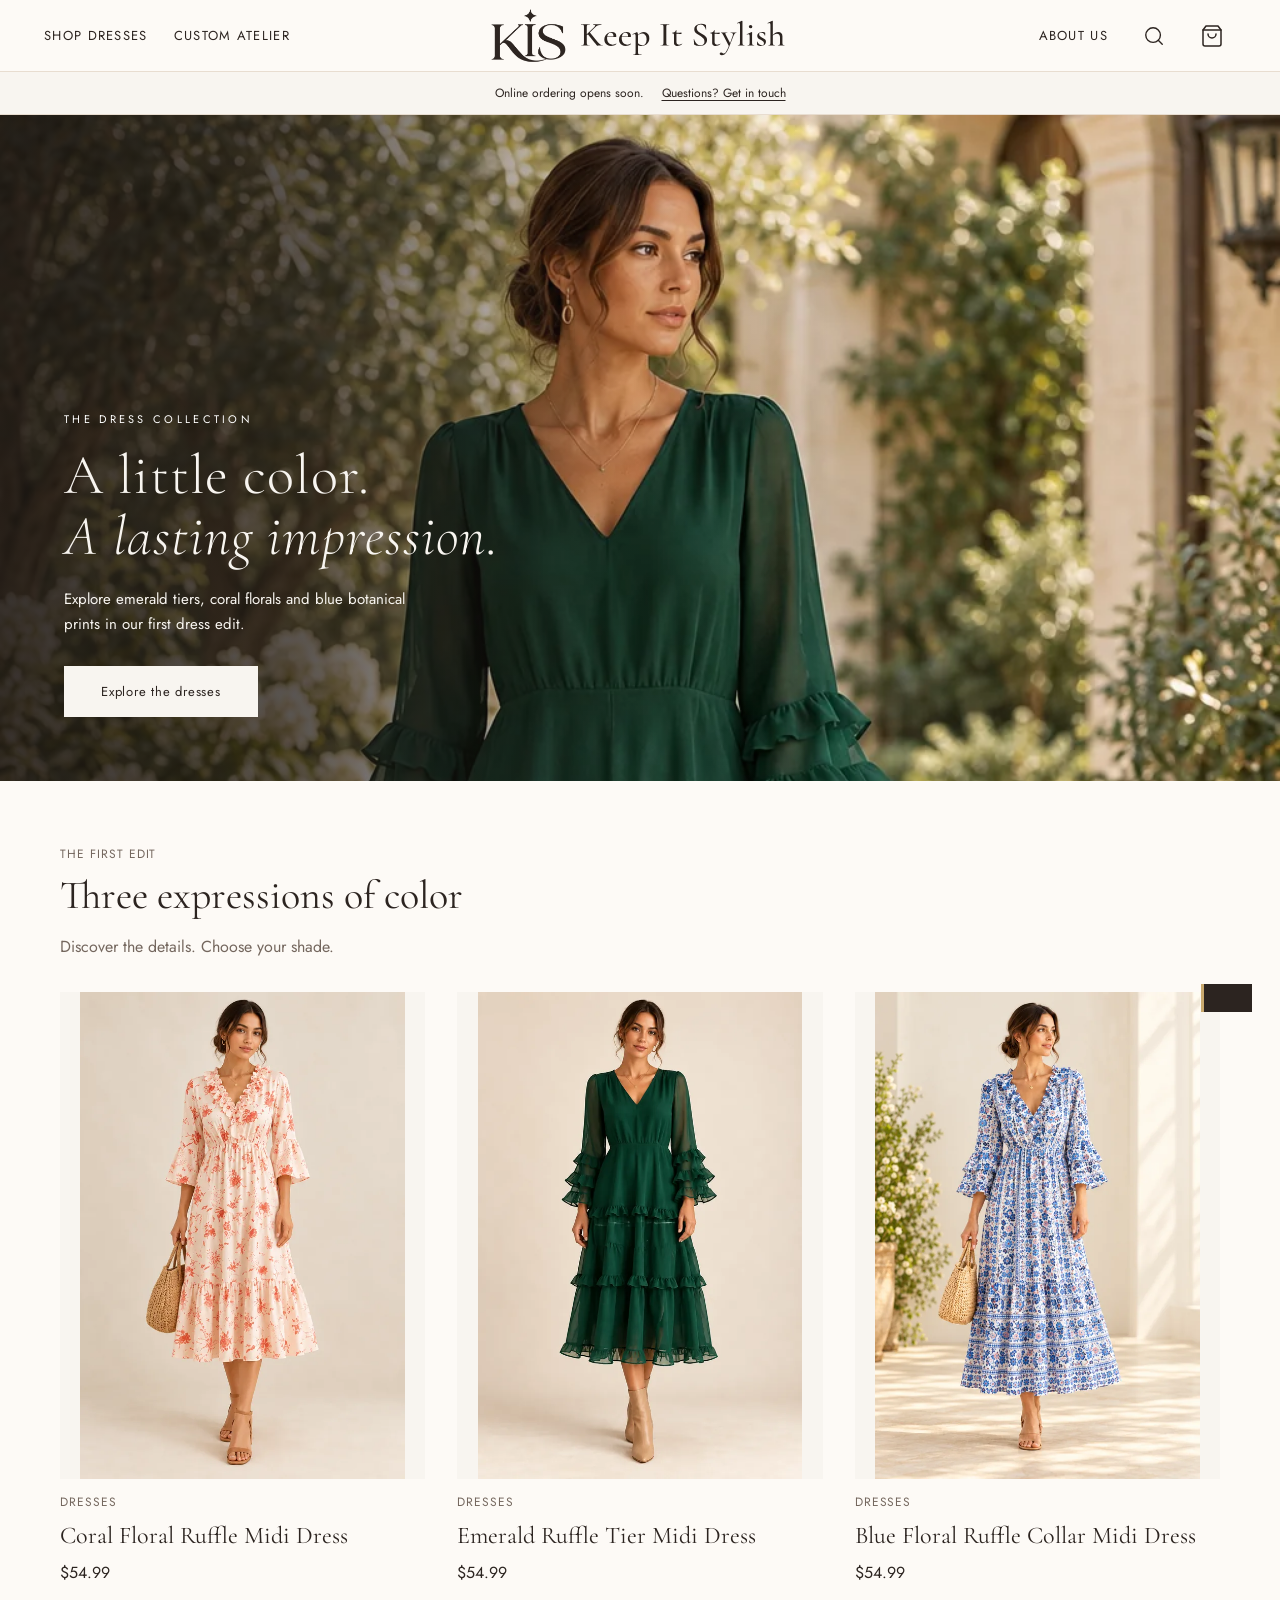
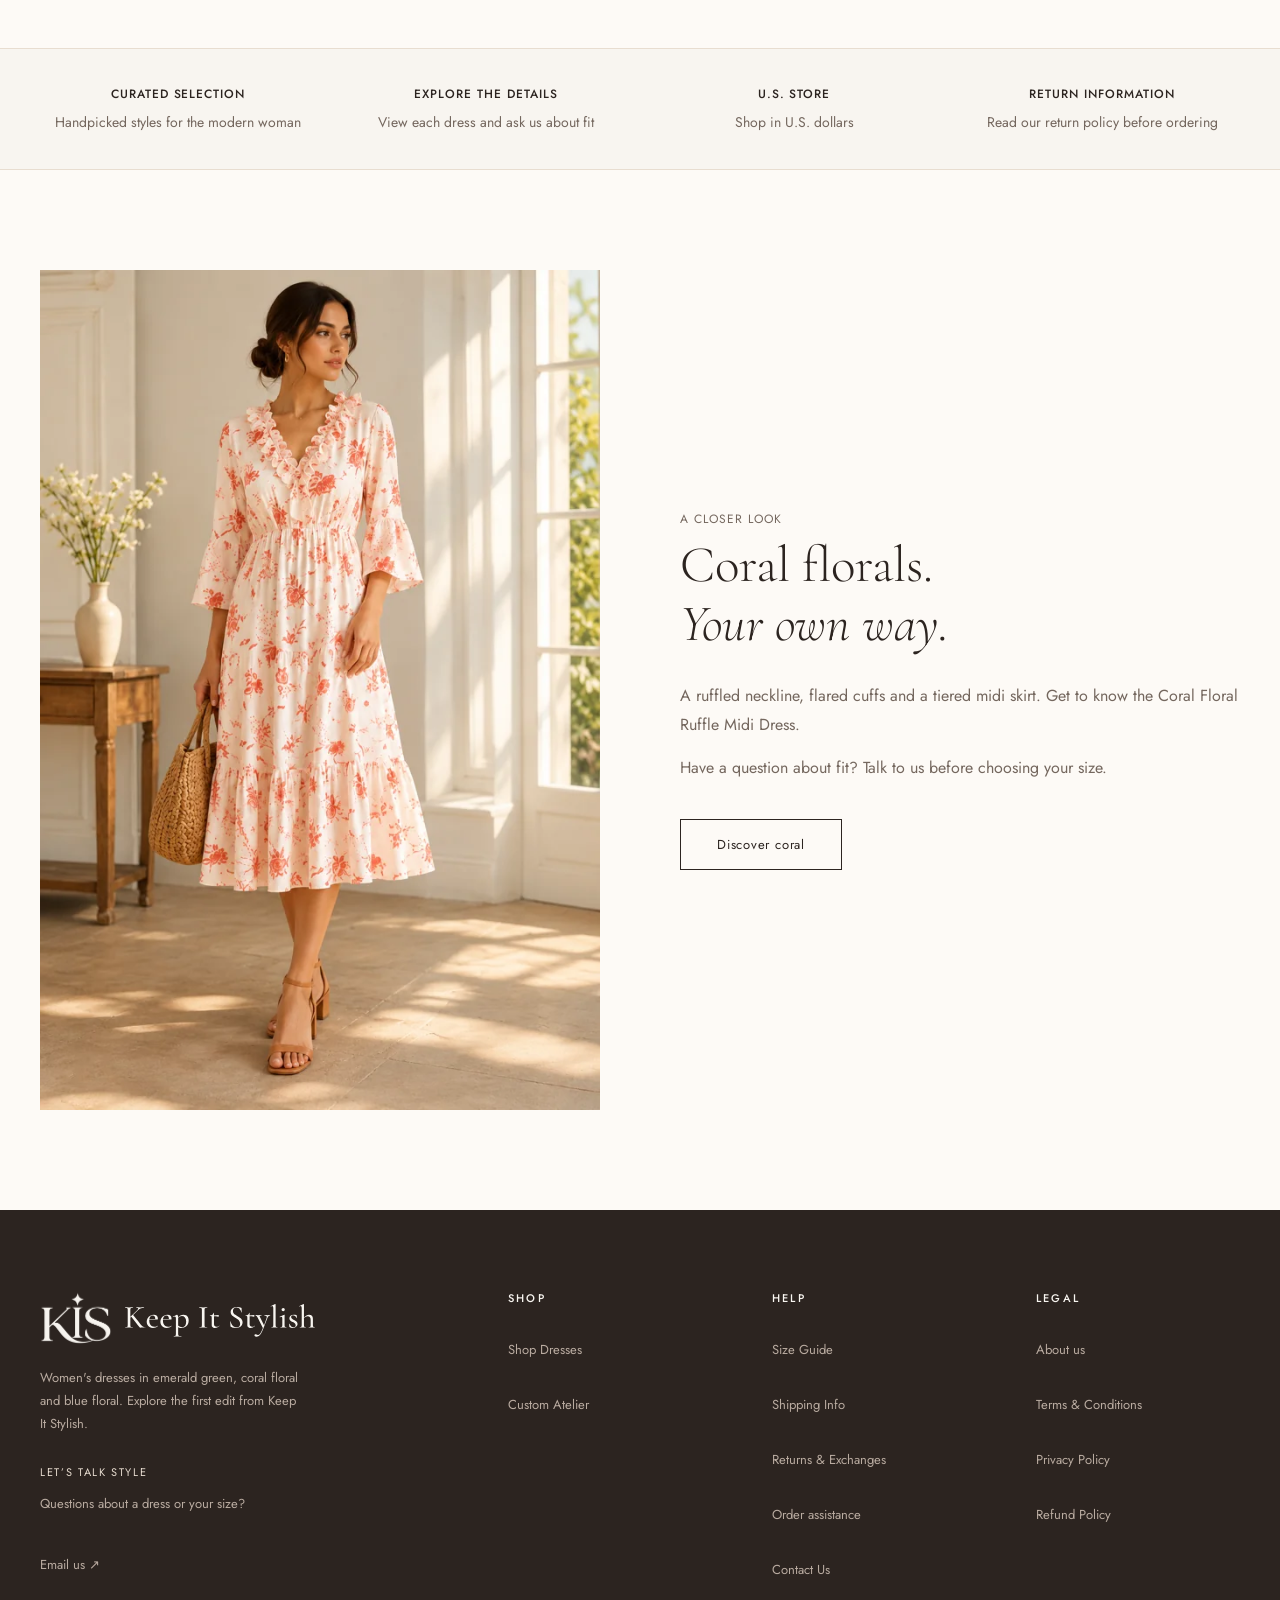
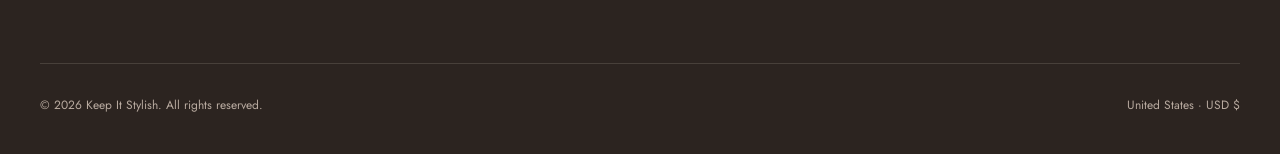
<file: index.html>
<!DOCTYPE html>
<html lang="en-US">
<head>
<meta charset="UTF-8"/>
<meta name="viewport" content="width=device-width, initial-scale=1.0"/>
<title>Keep It Stylish | U.S. Store</title>
<meta name="description" content="Preview emerald, coral floral and blue floral midi dresses from Keep It Stylish. Explore the details and Manju’s story. Online ordering opens soon."/>
<meta property="og:type" content="website"/>
<meta property="og:site_name" content="Keep It Stylish"/>
<meta property="og:title" content="Keep It Stylish — The First Dress Edit"/>
<meta property="og:description" content="Explore emerald tiers, coral florals and blue botanical prints. Online ordering opens soon."/>
<meta property="og:url" content="https://sahilkaila21.github.io/keepitstylish/"/>
<meta property="og:image" content="https://sahilkaila21.github.io/keepitstylish/assets/products/emerald-studio-model-1280.webp"/>
<meta property="og:image:alt" content="Emerald Ruffle Tier Midi Dress on a model"/>
<meta name="twitter:card" content="summary_large_image"/>
<meta name="referrer" content="strict-origin-when-cross-origin"/>
<link rel="preconnect" href="https://fonts.googleapis.com"/>
<link rel="preconnect" href="https://fonts.gstatic.com" crossorigin/>
<link href="https://fonts.googleapis.com/css2?family=Cormorant+Garamond:ital,wght@0,300;0,400;0,500;1,300;1,400&family=Jost:wght@300;400;500&display=swap" rel="stylesheet"/>
<link rel="icon" href="assets/brand/favicon.ico" sizes="any"/>
<link rel="icon" type="image/svg+xml" href="assets/brand/favicon.svg?v=original-2"/>
<link rel="icon" type="image/png" sizes="32x32" href="assets/brand/favicon-32.png"/>
<link rel="apple-touch-icon" sizes="180x180" href="assets/brand/apple-touch-icon.png"/>
<style>
*{box-sizing:border-box;margin:0;padding:0}
:root{
  --ivory:#F8F5F0;--warm:#FDFAF6;--sand:#E8DDD0;--blush:#D4A89A;
  --rose:#8B4A5A;--charcoal:#2C2420;--stone:#9B8F85;--gold:#C9A96E;--espresso:#4A3028;
}
html{scroll-behavior:smooth}
body{background:var(--warm);color:var(--charcoal);font-family:'Jost',sans-serif;font-weight:300;-webkit-font-smoothing:antialiased}
.page{display:none}.page.active{display:block;animation:fadeIn .35s ease}
@keyframes fadeIn{from{opacity:0;transform:translateY(8px)}to{opacity:1;transform:translateY(0)}}


/* ── NAVBAR ── */
nav{position:sticky;top:0;z-index:100;background:rgba(253,250,246,.97);backdrop-filter:blur(12px);border-bottom:1px solid var(--sand);height:72px;display:flex;align-items:center;padding:0 40px}
.nav-left{display:flex;gap:18px}
.nav-logo{position:absolute;left:50%;transform:translateX(-50%);text-align:center;cursor:pointer;text-decoration:none}
.nav-logo-main{font-family:'Cormorant Garamond',serif;font-size:32px;letter-spacing:.1em;color:var(--charcoal);line-height:1}
.nav-logo-sub{font-size:9px;letter-spacing:.3em;color:var(--stone);text-transform:uppercase;margin-top:4px;font-family:'Jost',sans-serif}
.kis-wordmark{display:block;width:64px;height:auto;max-width:none;flex-shrink:0}
.nav-right{margin-left:auto;display:flex;gap:20px;align-items:center}
.nav-link{font-size:11px;letter-spacing:.18em;text-transform:uppercase;color:var(--charcoal);cursor:pointer;font-family:'Jost',sans-serif;background:none;border:none;transition:color .2s;padding:4px}
.nav-link:hover{color:var(--stone)}
.cart-btn{position:relative;background:none;border:none;cursor:pointer;color:var(--charcoal);font-size:22px;display:flex;align-items:center;padding:4px}
.cart-badge{position:absolute;top:-4px;right:-8px;background:var(--rose);color:#fff;font-size:9px;width:18px;height:18px;border-radius:50%;display:flex;align-items:center;justify-content:center;font-family:'Jost',sans-serif;font-weight:500}
.hamburger{display:none;background:none;border:none;cursor:pointer;color:var(--charcoal);font-size:20px;padding:0;width:40px;height:40px;align-items:center;justify-content:center;flex-shrink:0}
.nav-icon-btn{display:flex;align-items:center;justify-content:center;padding:0!important}
.logo-option:hover{border-color:var(--charcoal)!important;background:var(--ivory)!important}
.logo-option.selected{border-color:var(--charcoal)!important;outline:2px solid var(--charcoal);background:var(--ivory)!important}

/* ── SEARCH OVERLAY ── */
.search-overlay{position:fixed;inset:0;z-index:200;background:rgba(253,250,246,.97);backdrop-filter:blur(8px);display:flex;align-items:flex-start;justify-content:center;padding-top:120px;animation:fadeIn .2s ease}
.search-inner{width:100%;max-width:600px;padding:0 32px}
.search-input-el{width:100%;background:transparent;border:none;border-bottom:2px solid var(--charcoal);font-family:'Cormorant Garamond',serif;font-size:36px;color:var(--charcoal);outline:none;padding:8px 0;letter-spacing:.02em}
.search-input-el::placeholder{color:var(--stone)}
.search-close{position:fixed;top:32px;right:32px;background:none;border:none;cursor:pointer;color:var(--charcoal);font-size:24px}

/* ── MOBILE MENU ── */
.mobile-menu{position:fixed;inset:0;z-index:99;background:var(--warm);display:flex;flex-direction:column;align-items:center;justify-content:center;gap:36px}
.mobile-menu-close{position:absolute;top:24px;right:24px;background:none;border:none;cursor:pointer;color:var(--charcoal);font-size:24px}
.mobile-nav-link{font-family:'Cormorant Garamond',serif;font-size:30px;color:var(--charcoal);cursor:pointer;letter-spacing:.04em;background:none;border:none}

/* ── BUTTONS ── */
.btn{display:inline-block;font-family:'Jost',sans-serif;font-size:11px;letter-spacing:.15em;text-transform:uppercase;padding:15px 36px;cursor:pointer;border:1px solid var(--charcoal);transition:all .3s}
.btn-dark{background:var(--charcoal);color:var(--ivory)}.btn-dark:hover{background:transparent;color:var(--charcoal)}
.btn-light{background:transparent;color:var(--charcoal)}.btn-light:hover{background:var(--charcoal);color:var(--ivory)}
.btn-ivory{background:var(--ivory);color:var(--charcoal);border-color:var(--ivory)}.btn-ivory:hover{background:transparent;color:var(--ivory)}
.btn-outline-light{background:transparent;color:var(--ivory);border:1px solid rgba(253,250,246,.5)}.btn-outline-light:hover{background:var(--ivory);color:var(--charcoal)}
.btn-full{width:100%;text-align:center;padding:18px}

/* ── HERO ── */
.hero{position:relative;height:calc(100vh - 72px);min-height:560px;max-height:900px;overflow:hidden;display:flex;align-items:flex-end}
.hero img{width:100%;height:100%;object-fit:cover;object-position:center top;position:absolute;inset:0}
.hero-overlay{position:absolute;inset:0;background:linear-gradient(to top,rgba(44,36,32,.75) 0%,rgba(44,36,32,.1) 50%,transparent 100%)}
.hero-content{position:relative;z-index:2;padding:0 80px 80px;max-width:680px}
.hero-label{font-size:11px;letter-spacing:.3em;text-transform:uppercase;color:rgba(253,250,246,.7);margin-bottom:18px;font-family:'Jost',sans-serif}
.hero-title{font-family:'Cormorant Garamond',serif;font-size:clamp(44px,6vw,78px);font-weight:300;color:var(--ivory);line-height:1.1;margin-bottom:32px;letter-spacing:.02em}
.hero-btns{display:flex;gap:14px;flex-wrap:wrap}

/* ── SECTIONS ── */
.section{max-width:1400px;margin:0 auto;padding:0 40px}
.section-label{font-size:10px;letter-spacing:.25em;text-transform:uppercase;color:var(--stone);margin-bottom:8px;font-family:'Jost',sans-serif}
.section-title{font-family:'Cormorant Garamond',serif;font-size:40px;font-weight:400;color:var(--charcoal)}
.section-header{display:flex;justify-content:space-between;align-items:flex-end;margin-bottom:48px}
.view-all{font-size:11px;letter-spacing:.15em;text-transform:uppercase;color:var(--charcoal);cursor:pointer;border-bottom:1px solid var(--charcoal);padding-bottom:2px;background:none;border-top:none;border-left:none;border-right:none;font-family:'Jost',sans-serif}

/* ── PRODUCT GRID ── */
.product-grid{display:grid;grid-template-columns:repeat(auto-fill,minmax(260px,1fr));gap:40px 28px}
.product-card{cursor:pointer}.product-card:hover{opacity:.93}
.product-img-wrap{position:relative;aspect-ratio:3/4;overflow:hidden;background:var(--ivory);margin-bottom:14px}
.product-img-wrap img{width:100%;height:100%;object-fit:cover;transition:transform .6s ease}
.product-card:hover .product-img-wrap img{transform:scale(1.04)}
.product-overlay{position:absolute;bottom:0;left:0;right:0;background:rgba(44,36,32,.85);color:var(--ivory);text-align:center;padding:12px;font-size:11px;letter-spacing:.2em;text-transform:uppercase;font-family:'Jost',sans-serif;transform:translateY(100%);transition:transform .28s ease}
.product-card:hover .product-overlay{transform:translateY(0)}
.badge{display:inline-block;font-size:10px;font-weight:500;letter-spacing:.15em;text-transform:uppercase;padding:3px 9px}
.badge-new{background:var(--charcoal);color:var(--ivory)}
.badge-best{background:var(--rose);color:#fff}
.badge-sale{background:var(--gold);color:var(--charcoal)}
.product-cat{font-size:10px;letter-spacing:.2em;text-transform:uppercase;color:var(--stone);margin-bottom:6px;font-family:'Jost',sans-serif}
.product-name{font-family:'Cormorant Garamond',serif;font-size:20px;font-weight:400;color:var(--charcoal);margin-bottom:8px}
.product-price-main{font-size:14px;color:var(--charcoal);font-family:'Jost',sans-serif}
.product-price-orig{font-size:13px;color:var(--stone);text-decoration:line-through;margin-left:8px;font-family:'Jost',sans-serif}

/* ── CATEGORY TILES ── */
.cat-grid{display:grid;grid-template-columns:1fr 1fr;gap:24px}
.cat-tile{position:relative;aspect-ratio:4/3;overflow:hidden;cursor:pointer}
.cat-tile img{width:100%;height:100%;object-fit:cover;transition:transform .6s ease}
.cat-tile:hover img{transform:scale(1.04)}
.cat-overlay{position:absolute;inset:0;background:linear-gradient(to top,rgba(44,36,32,.65) 0%,transparent 60%)}
.cat-info{position:absolute;bottom:40px;left:40px}
.cat-sub{font-size:10px;letter-spacing:.25em;text-transform:uppercase;color:rgba(253,250,246,.7);margin-bottom:8px;font-family:'Jost',sans-serif}
.cat-name{font-family:'Cormorant Garamond',serif;font-size:34px;font-weight:400;color:var(--ivory);letter-spacing:.04em}

/* ── MARQUEE ── */
.marquee-bar{background:var(--charcoal);padding:22px 0;overflow:hidden;white-space:nowrap}
.marquee-inner{display:inline-block;animation:marquee 22s linear infinite;font-size:11px;letter-spacing:.2em;text-transform:uppercase;color:var(--sand);font-family:'Jost',sans-serif}
@keyframes marquee{from{transform:translateX(0)}to{transform:translateX(-50%)}}

/* ── PROMISE STRIP ── */
.promise-strip{background:var(--ivory);border-top:1px solid var(--sand);border-bottom:1px solid var(--sand);padding:60px 40px}
.promise-grid{max-width:1200px;margin:0 auto;display:grid;grid-template-columns:repeat(4,1fr);gap:32px;text-align:center}
.promise-icon{font-family:'Cormorant Garamond',serif;font-size:28px;color:var(--gold);margin-bottom:14px}
.promise-title{font-size:11px;letter-spacing:.15em;text-transform:uppercase;color:var(--charcoal);margin-bottom:8px;font-weight:500;font-family:'Jost',sans-serif}
.promise-text{font-size:13px;color:var(--stone);line-height:1.6;font-family:'Jost',sans-serif}

/* ── EDITORIAL ── */
.editorial{max-width:1400px;margin:100px auto;padding:0 40px;display:grid;grid-template-columns:1fr 1fr;gap:80px;align-items:center}
.editorial img{display:block;width:100%;height:auto;aspect-ratio:2/3;object-fit:contain}
.editorial-title{font-family:'Cormorant Garamond',serif;font-size:clamp(34px,4vw,54px);font-weight:300;color:var(--charcoal);line-height:1.15;margin-bottom:28px}
.editorial-text{font-size:14px;line-height:1.9;color:var(--stone);margin-bottom:14px;font-family:'Jost',sans-serif}

/* ── DIVIDER ── */
.divider{height:1px;background:var(--sand);margin:24px 0}

/* ── FOOTER ── */
footer{background:var(--charcoal);color:var(--sand);padding:80px 40px 40px;margin-top:120px}
.footer-grid{max-width:1400px;margin:0 auto;display:grid;grid-template-columns:2fr 1fr 1fr 1fr;gap:60px;padding-bottom:60px;border-bottom:1px solid rgba(232,221,208,.15)}
.footer-brand{font-family:'Cormorant Garamond',serif;font-size:26px;color:var(--ivory);letter-spacing:.08em;margin-bottom:14px}
.footer-desc{font-size:13px;line-height:1.8;color:var(--stone);max-width:260px;margin-bottom:28px;font-family:'Jost',sans-serif}
.footer-col-title{font-size:11px;letter-spacing:.2em;text-transform:uppercase;color:var(--ivory);margin-bottom:22px;font-weight:500;font-family:'Jost',sans-serif}
.footer-link{display:block;font-size:13px;color:var(--stone);margin-bottom:11px;cursor:pointer;transition:color .2s;background:none;border:none;font-family:'Jost',sans-serif;text-align:left}.footer-link:hover{color:var(--ivory)}
.footer-bottom{max-width:1400px;margin:32px auto 0;display:flex;justify-content:space-between;font-size:12px;color:var(--stone);font-family:'Jost',sans-serif}
.newsletter-row{display:flex}
.newsletter-input{flex:1;background:rgba(255,255,255,.07);border:1px solid rgba(232,221,208,.2);border-right:none;color:var(--ivory);font-family:'Jost',sans-serif;font-size:12px;padding:11px 14px;outline:none}
.newsletter-btn{background:var(--gold);border:1px solid var(--gold);color:var(--charcoal);font-family:'Jost',sans-serif;font-size:10px;letter-spacing:.15em;text-transform:uppercase;padding:11px 16px;cursor:pointer;font-weight:500}

/* ── COLLECTIONS ── */
.collections-header{text-align:center;margin-bottom:56px;padding-top:60px}
.cat-tabs{display:flex;justify-content:center;border-bottom:1px solid var(--sand);margin-bottom:44px}
.cat-tab{font-family:'Jost',sans-serif;font-size:11px;letter-spacing:.18em;text-transform:uppercase;background:none;border:none;border-bottom:2px solid transparent;padding:12px 28px;cursor:pointer;color:var(--stone);margin-bottom:-1px;transition:all .2s}
.cat-tab.active{border-bottom-color:var(--charcoal);color:var(--charcoal)}
.controls-row{display:flex;justify-content:space-between;align-items:center;margin-bottom:36px;flex-wrap:wrap;gap:12px}
.filter-btn{display:flex;align-items:center;gap:8px;font-family:'Jost',sans-serif;font-size:11px;letter-spacing:.15em;text-transform:uppercase;background:none;border:1px solid var(--sand);padding:10px 18px;cursor:pointer;color:var(--charcoal)}
.sort-select{font-family:'Jost',sans-serif;font-size:11px;background:none;border:1px solid var(--sand);padding:10px 14px;cursor:pointer;color:var(--charcoal);outline:none}

/* ── PRODUCT DETAIL ── */
.product-detail-grid{max-width:1400px;margin:0 auto;padding:40px 40px 100px;display:grid;grid-template-columns:1fr 1fr;gap:80px}
.gallery-main{aspect-ratio:3/4;overflow:hidden;background:var(--ivory);margin-bottom:14px;position:relative}
.gallery-main img{width:100%;height:100%;object-fit:cover}
.gallery-thumbs{display:flex;gap:12px}
.gallery-thumb{width:80px;height:100px;object-fit:cover;cursor:pointer;border:2px solid transparent;transition:border-color .2s}
.gallery-thumb.active{border-color:var(--charcoal)}
.size-grid{display:flex;gap:10px;flex-wrap:wrap;margin-top:14px}
.size-btn{width:52px;height:52px;font-family:'Jost',sans-serif;font-size:12px;background:transparent;color:var(--charcoal);border:1px solid var(--charcoal);cursor:pointer;transition:all .2s}
.size-btn.sel{background:var(--charcoal);color:var(--ivory)}
.swatch{width:34px;height:34px;border-radius:50%;cursor:pointer;border:3px solid transparent;outline:1px solid var(--sand);transition:border-color .2s}
.swatch.sel{border-color:var(--charcoal)}
.add-to-cart-btn{width:100%;padding:20px;background:var(--charcoal);color:var(--ivory);font-family:'Jost',sans-serif;font-size:11px;letter-spacing:.2em;text-transform:uppercase;border:none;cursor:pointer;margin-top:28px;margin-bottom:20px;transition:background .3s;display:flex;align-items:center;justify-content:center;gap:10px}
.add-to-cart-btn.added{background:var(--rose)}
.shipping-note{margin-top:28px;padding:20px;background:var(--ivory);border:1px solid var(--sand);font-size:12px;color:var(--stone);line-height:1.8;font-family:'Jost',sans-serif}

/* ── CART ── */
.cart-layout{display:grid;grid-template-columns:1fr 360px;gap:80px;align-items:start}
.cart-item-row{display:grid;grid-template-columns:100px 1fr auto;gap:22px;padding:26px 0;border-bottom:1px solid var(--sand);align-items:center}
.cart-item-img{width:100px;height:132px;object-fit:cover;background:var(--ivory)}
.qty-control{display:flex;align-items:center;border:1px solid var(--sand);width:fit-content}
.qty-btn{width:36px;height:36px;display:flex;align-items:center;justify-content:center;background:none;border:none;cursor:pointer;color:var(--charcoal);font-size:18px}
.qty-num{width:40px;text-align:center;font-size:14px;font-family:'Jost',sans-serif}
.remove-btn{background:none;border:none;cursor:pointer;color:var(--stone);font-size:16px;display:block;margin-left:auto}
.order-summary-box{background:var(--ivory);border:1px solid var(--sand);padding:40px;position:sticky;top:90px}

/* Coupon */
.coupon-row{display:flex;margin-bottom:8px}
.coupon-input{flex:1;border:1px solid var(--sand);border-right:none;background:#fff;font-family:'Jost',sans-serif;font-size:12px;padding:11px 14px;outline:none;letter-spacing:.06em;text-transform:uppercase}
.coupon-input.error{border-color:var(--rose)}
.coupon-apply{background:var(--sand);border:1px solid var(--sand);color:var(--charcoal);font-family:'Jost',sans-serif;font-size:10px;letter-spacing:.15em;text-transform:uppercase;padding:11px 14px;cursor:pointer}
.coupon-success{background:#f0fff0;border:1px solid #b2dfb2;padding:11px 14px;display:flex;justify-content:space-between;align-items:center;margin-bottom:8px;font-size:12px;color:green;font-family:'Jost',sans-serif}
.coupon-remove{background:none;border:none;cursor:pointer;color:var(--stone);font-size:16px}

/* ── CHECKOUT ── */
.checkout-layout{display:grid;grid-template-columns:1fr 360px;gap:80px;align-items:start}
.steps-row{display:flex;align-items:center;margin-bottom:52px}
.step-dot{width:32px;height:32px;border-radius:50%;display:flex;align-items:center;justify-content:center;font-size:12px;font-family:'Jost',sans-serif;background:var(--sand);color:var(--stone);flex-shrink:0}
.step-dot.done{background:var(--charcoal);color:var(--ivory)}
.step-text{font-size:11px;letter-spacing:.15em;text-transform:uppercase;font-family:'Jost',sans-serif;color:var(--stone);margin-left:10px}
.step-text.done{color:var(--charcoal)}
.step-line{width:60px;height:1px;background:var(--sand);margin:0 16px}

/* Form fields */
.field-label{font-size:10px;letter-spacing:.18em;text-transform:uppercase;color:var(--stone);display:block;margin-bottom:8px;font-family:'Jost',sans-serif}
.field-input{width:100%;border:none;border-bottom:1px solid var(--sand);background:transparent;font-family:'Jost',sans-serif;font-weight:300;font-size:14px;padding:11px 0;color:var(--charcoal);outline:none;transition:border-color .3s;letter-spacing:.04em}
.field-input:focus{border-bottom-color:var(--charcoal)}
.field-input::placeholder{color:var(--stone);font-size:13px}
.field-input.err{border-bottom-color:var(--rose)}
.field-error-msg{font-size:11px;color:var(--rose);margin-top:6px;font-family:'Jost',sans-serif;display:none}
.field-error-msg.visible{display:block}
.field-select{width:100%;border:none;border-bottom:1px solid var(--sand);background:transparent;font-family:'Jost',sans-serif;font-weight:300;font-size:14px;padding:11px 0;color:var(--charcoal);outline:none;transition:border-color .3s;appearance:none;cursor:pointer;background-image:url("data:image/svg+xml,%3Csvg xmlns='http://www.w3.org/2000/svg' width='12' height='12' viewBox='0 0 24 24' fill='none' stroke='%239B8F85' stroke-width='2'%3E%3Cpolyline points='6 9 12 15 18 9'%3E%3C/polyline%3E%3C/svg%3E");background-repeat:no-repeat;background-position:right 4px center}
.field-select.err{border-bottom-color:var(--rose)}
.form-grid-2{display:grid;grid-template-columns:1fr 1fr;gap:24px;margin-bottom:22px}
.form-grid-3{display:grid;grid-template-columns:1fr 1fr 1fr;gap:24px;margin-bottom:22px}
.form-single{margin-bottom:22px}
.validation-banner{background:#fff5f5;border:1px solid var(--rose);padding:14px 18px;margin-bottom:22px;font-size:12px;color:var(--rose);font-family:'Jost',sans-serif;display:none}
.validation-banner.visible{display:block}
.shipping-summary{background:var(--ivory);border:1px solid var(--sand);padding:14px 18px;margin-bottom:28px;display:flex;justify-content:space-between;align-items:center}

/* Payment methods */
.payment-methods{display:grid;grid-template-columns:repeat(3,1fr);gap:12px;margin-bottom:36px}
.pay-method{border:1px solid var(--sand);padding:20px;text-align:center;cursor:pointer;background:var(--ivory);transition:border-color .2s}
.pay-method:hover,.pay-method.selected{border-color:var(--charcoal)}
.pay-icon{font-size:22px;margin-bottom:8px}
.pay-label{font-size:11px;color:var(--charcoal);font-family:'Jost',sans-serif;letter-spacing:.06em}

/* ── CONTENT PAGES ── */
.content-page{max-width:800px;margin:0 auto;padding:80px 40px 120px}
.content-page h1{font-family:'Cormorant Garamond',serif;font-size:52px;font-weight:400;color:var(--charcoal);margin-bottom:12px}
.content-page h2{font-family:'Cormorant Garamond',serif;font-size:26px;font-weight:400;color:var(--charcoal);margin-bottom:14px;margin-top:40px}
.content-page p{font-size:14px;color:var(--stone);line-height:1.9;font-family:'Jost',sans-serif;margin-bottom:8px}
.content-page ul{list-style:none;padding:0}
.content-page li{font-size:14px;color:var(--stone);line-height:1.8;padding-left:20px;position:relative;margin-bottom:8px;font-family:'Jost',sans-serif}
.content-page li::before{content:'—';position:absolute;left:0;color:var(--gold)}
.info-box{background:var(--ivory);border:1px solid var(--sand);padding:28px;margin-top:32px}
table{width:100%;border-collapse:collapse;margin-top:16px}
th{font-family:'Jost',sans-serif;font-size:10px;letter-spacing:.18em;text-transform:uppercase;color:var(--charcoal);padding:12px 16px;text-align:left;border-bottom:2px solid var(--sand);font-weight:500}
td{font-family:'Jost',sans-serif;font-size:13px;color:var(--stone);padding:14px 16px;border-bottom:1px solid var(--sand)}
tr:nth-child(even) td{background:var(--ivory)}

/* ── ACCOUNT ── */
.account-layout{display:grid;grid-template-columns:200px 1fr;gap:60px;max-width:1100px;margin:0 auto;padding:60px 40px 100px}
.account-nav-btn{width:100%;display:flex;align-items:center;gap:12px;padding:14px 16px;background:transparent;border:none;border-left:2px solid transparent;cursor:pointer;font-family:'Jost',sans-serif;font-size:11px;letter-spacing:.12em;text-transform:uppercase;color:var(--stone);text-align:left;margin-bottom:4px;transition:all .2s}
.account-nav-btn.active{background:var(--ivory);border-left-color:var(--charcoal);color:var(--charcoal)}
.order-card{border:1px solid var(--sand);padding:26px;margin-bottom:14px;background:var(--ivory)}
.order-status-badge{font-size:10px;letter-spacing:.15em;text-transform:uppercase;padding:4px 12px;border:1px solid;font-family:'Jost',sans-serif}
.status-delivered{color:#1D9E75;border-color:#1D9E75}
.status-shipped{color:var(--gold);border-color:var(--gold)}

/* ── MISC ── */
.back-link{display:inline-flex;align-items:center;gap:6px;font-size:11px;letter-spacing:.15em;text-transform:uppercase;color:var(--stone);cursor:pointer;margin-bottom:36px;background:none;border:none;font-family:'Jost',sans-serif;padding:0}
.back-link:hover{color:var(--charcoal)}
.toast{position:fixed;bottom:28px;right:28px;background:var(--charcoal);color:var(--ivory);padding:14px 24px;font-family:'Jost',sans-serif;font-size:13px;letter-spacing:.06em;z-index:9999;transform:translateY(140px);transition:transform .35s ease;border-left:3px solid var(--gold)}
.toast.show{transform:translateY(0)}
.empty-state{max-width:500px;margin:80px auto;text-align:center;padding:0 32px}
.success-box{background:#f0fff0;border:1px solid #b2dfb2;padding:32px;border-radius:0}
.login-page{max-width:440px;margin:80px auto;padding:0 40px 100px}

/* ══════════════════════════════════════════════
   RESPONSIVE — Tablet (≤1024px)
══════════════════════════════════════════════ */
@media(max-width:1024px){
  nav{padding:0 24px}
  .hero-content{padding:0 48px 64px}
  .section{padding:0 28px}
  .footer-grid{grid-template-columns:1fr 1fr;gap:40px}
  .editorial{gap:48px}
  .product-detail-grid{gap:48px}
}

/* ══════════════════════════════════════════════
   RESPONSIVE — Small Tablet / Large Phone (≤900px)
══════════════════════════════════════════════ */
@media(max-width:900px){
  /* Layouts */
  .cart-layout,.checkout-layout{grid-template-columns:1fr;gap:36px}
  .checkout-layout .order-summary-box,.cart-layout .order-summary-box{position:static;order:-1}
  .product-detail-grid{grid-template-columns:1fr;gap:32px;padding:24px 24px 60px}
  .account-layout{grid-template-columns:1fr;gap:0;padding:40px 24px 80px}
  .editorial{grid-template-columns:1fr;gap:40px;margin:60px auto;padding:0 24px}

  /* Grids */
  .form-grid-3{grid-template-columns:1fr 1fr}
  .promise-grid{grid-template-columns:1fr 1fr;gap:28px}
  .footer-grid{grid-template-columns:1fr 1fr;gap:36px}
  .payment-methods{grid-template-columns:repeat(3,1fr)}

  /* Account nav — horizontal strip on tablet */
  .account-nav-btn{border-left:none;border-bottom:2px solid transparent;padding:12px 14px;font-size:10px}
  .account-nav-btn.active{border-left-color:transparent;border-bottom-color:var(--charcoal)}
  #account-dash > div:first-child{display:flex;flex-direction:row;flex-wrap:wrap;gap:4px;border-bottom:1px solid var(--sand);margin-bottom:32px}

  /* Contact page grid */
  .contact-grid{grid-template-columns:1fr!important;gap:36px!important}

  /* Sections */
  .section{padding:0 24px}
  .section-header{margin-bottom:32px}
  footer{padding:60px 24px 32px;margin-top:80px}
  .promise-strip{padding:48px 24px}
  .content-page{padding:60px 24px 80px}
  /* Reduce large inline margins on home sections */
  .section[style*="margin-top:90px"]{margin-top:56px!important}
  .section[style*="margin-bottom:90px"]{margin-bottom:56px!important}
}

/* ══════════════════════════════════════════════
   RESPONSIVE — Mobile (≤640px)
══════════════════════════════════════════════ */
@media(max-width:640px){
  /* ── Nav ── */
  nav{padding:0 12px;height:60px}
  nav .nav-left{display:none}

  /* Hamburger — visible on left on mobile */
  .hamburger{display:flex!important}

  /* Logo — centered, compact on mobile */
  .nav-logo{gap:10px!important}
  .nav-logo > div:first-child{width:34px!important;height:34px!important}
  .nav-logo .kis-wordmark{width:45px}
  .nav-logo-main{font-size:16px!important;letter-spacing:.05em!important}
  .nav-logo-sub{font-size:7px!important;letter-spacing:.18em!important;margin-top:2px!important}

  /* Right-side icons — smaller, tight, no clutter */
  .nav-right{gap:0;margin-left:auto}
  .nav-right > button[onclick*="about"]{display:none}
  .nav-right .nav-link{padding:0;width:36px;height:36px}
  .nav-right .nav-link svg,.nav-icon-btn svg{width:20px!important;height:20px!important}
  .cart-btn{padding:0;width:36px;height:36px}
  .cart-btn svg{width:20px!important;height:20px!important}
  .cart-badge{top:-3px;right:-4px;width:15px;height:15px;font-size:8px}


  /* ── Hero ── */
  .hero{height:70vh;min-height:440px}
  .hero-content{padding:0 20px 44px;max-width:100%}
  .hero-title{font-size:clamp(34px,8vw,52px);margin-bottom:24px}
  .hero-label{font-size:10px;letter-spacing:.2em;margin-bottom:12px}
  .hero-btns{flex-direction:column;gap:10px}
  .hero-btns .btn{width:100%;text-align:center}

  /* ── Buttons ── */
  .btn{padding:14px 24px;font-size:11px}
  .btn-full{padding:16px}

  /* ── Sections ── */
  .section{padding:0 16px}
  .section-title{font-size:30px}
  .section-header{flex-direction:column;align-items:flex-start;gap:12px;margin-bottom:28px}
  .section[style*="margin-top:90px"]{margin-top:40px!important}
  .section[style*="margin-bottom:90px"]{margin-bottom:40px!important}

  /* ── Category tiles ── */
  .cat-grid{grid-template-columns:1fr;gap:16px}
  .cat-tile{aspect-ratio:16/9}
  .cat-info{bottom:20px;left:20px}
  .cat-name{font-size:26px}

  /* ── Product grid — 2 columns on phone ── */
  .product-grid{grid-template-columns:repeat(2,1fr);gap:20px 12px}
  .product-name{font-size:16px}
  .product-img-wrap{margin-bottom:10px}
  /* Overlay: always slightly visible on touch devices */
  .product-overlay{transform:translateY(0);opacity:0;transition:opacity .2s}
  .product-card:active .product-overlay{opacity:1}

  /* ── Collection page ── */
  .collections-header{padding-top:40px;margin-bottom:36px}
  .collections-header .section-title{font-size:36px}
  .cat-tabs{gap:0;overflow-x:auto;-webkit-overflow-scrolling:touch;justify-content:flex-start;padding-bottom:0;scrollbar-width:none}
  .cat-tabs::-webkit-scrollbar{display:none}
  .cat-tab{flex-shrink:0;padding:12px 18px;font-size:10px}
  .controls-row{flex-direction:row;flex-wrap:wrap;gap:10px;margin-bottom:24px}
  .filter-btn{font-size:10px;padding:9px 14px}
  .sort-select{font-size:10px;padding:9px 12px}

  /* ── Product detail ── */
  .product-detail-grid{padding:16px 16px 60px;gap:24px}
  .gallery-thumbs{gap:8px}
  .gallery-thumb{width:60px;height:76px}
  #detail-name{font-size:30px!important}
  #detail-price{font-size:22px!important}
  .size-btn{width:46px;height:46px;font-size:11px}
  .add-to-cart-btn{padding:16px;font-size:11px;margin-top:20px;margin-bottom:16px}
  .shipping-note{font-size:11px;padding:16px}
  /* back link area */
  [style*="padding:40px 40px 20px"]{padding:16px 16px 8px!important}

  /* ── Cart ── */
  .cart-layout{gap:28px}
  [style*="padding:60px 40px 100px"]{padding:32px 16px 60px!important}
  .cart-item-row{grid-template-columns:80px 1fr auto;gap:14px;padding:18px 0}
  .cart-item-img{width:80px;height:106px}
  .order-summary-box{padding:24px}
  #cart-title{font-size:32px!important}

  /* ── Checkout ── */
  .checkout-layout{gap:28px}
  .steps-row{margin-bottom:36px}
  .step-dot{width:28px;height:28px;font-size:11px}
  .step-text{font-size:10px;letter-spacing:.1em}
  .step-line{width:32px;margin:0 8px}
  .form-grid-2,.form-grid-3{grid-template-columns:1fr}
  .payment-methods{grid-template-columns:1fr;gap:10px}
  .pay-method{padding:14px;display:flex;align-items:center;gap:12px;text-align:left}
  .pay-icon{font-size:20px;margin-bottom:0}
  [style*="padding:60px 40px 100px"]{padding:28px 16px 60px!important}

  /* ── Promise strip ── */
  .promise-strip{padding:40px 16px}
  .promise-grid{grid-template-columns:1fr 1fr;gap:24px}
  .promise-icon{font-size:22px;margin-bottom:10px}
  .promise-title{font-size:10px}
  .promise-text{font-size:12px}

  /* ── Editorial ── */
  .editorial{margin:48px auto;padding:0 16px;gap:28px}
  .editorial-title{font-size:clamp(26px,6vw,40px);margin-bottom:20px}

  /* ── Marquee ── */
  .marquee-bar{padding:16px 0}

  /* ── Footer ── */
  footer{padding:48px 16px 28px;margin-top:60px}
  .footer-grid{grid-template-columns:1fr;gap:36px}
  .footer-brand{font-size:22px}
  .footer-desc{max-width:100%}
  .footer-bottom{flex-direction:column;gap:8px;text-align:center;font-size:11px}
  .newsletter-row{flex-direction:row}
  .newsletter-input{font-size:13px;padding:12px 14px}
  .newsletter-btn{font-size:10px;white-space:nowrap}

  /* ── Content pages ── */
  .content-page{padding:40px 16px 60px}
  .content-page h1{font-size:36px}
  .content-page h2{font-size:22px;margin-top:32px}
  table{font-size:12px}
  th,td{padding:10px 10px}
  .info-box{padding:20px}

  /* ── Account ── */
  .account-layout{padding:24px 16px 60px}
  .login-page{padding:0 16px 60px;margin:48px auto}
  .login-page .section-title{font-size:36px!important}
  #tab-profile .form-grid-2,.tab-orders .form-grid-2{grid-template-columns:1fr}

  /* ── Cart & Checkout pages inner padding ── */
  #page-cart > div,.page > .content-page{padding-left:16px!important;padding-right:16px!important}

  /* ── Toast ── */
  .toast{bottom:16px;right:16px;left:16px;font-size:12px;padding:12px 16px}

  /* ── Misc ── */
  .empty-state{padding:0 16px;margin:60px auto}
  .coupon-input{font-size:13px;padding:12px 12px}
  .coupon-apply{font-size:10px;padding:12px 12px}
  .back-link{margin-bottom:20px}
}

/* ══════════════════════════════════════════════
   RESPONSIVE — Extra small (≤380px) — e.g. SE
══════════════════════════════════════════════ */
@media(max-width:380px){
  .product-grid{grid-template-columns:repeat(2,1fr);gap:14px 8px}
  .product-name{font-size:14px}
  .hero{height:65vh;min-height:380px}
  .hero-title{font-size:28px}
  .cat-name{font-size:22px}
  .promise-grid{grid-template-columns:1fr}
  nav{height:56px}
  .footer-grid{gap:28px}
}

.gallery-main img{object-fit:contain}.gallery-thumbs{flex-wrap:wrap}button:disabled{opacity:.6;cursor:not-allowed}

@media(min-width:769px) and (max-width:1200px){.nav-left{gap:10px}.nav-link{font-size:9px;letter-spacing:.1em}.nav-logo-main{font-size:26px}}

.size-coming{width:78px;border-style:dashed;color:var(--stone)}.size-coming small{display:block;font-size:9px;line-height:1.4;margin-top:3px}.size-btn:focus-visible{outline:2px solid var(--gold);outline-offset:3px}

/* Outlined atelier signature: consistent lettering on every device. */
.brand-logo{display:block;width:300px;height:auto}
.nav-logo{display:flex;align-items:center;min-height:44px}
.nav-logo:focus-visible{outline:2px solid var(--rose);outline-offset:5px}
.footer-logo{display:block;width:280px;max-width:100%;height:auto;margin-bottom:20px}
@media(max-width:1100px){
  nav .nav-left{display:none}
  .hamburger{display:flex!important}
  .nav-right > button[onclick*="about"]{display:none}
}
@media(max-width:640px){
  .nav-logo{left:calc(50% - 18px)}
  .brand-logo{width:clamp(140px,calc(100vw - 174px),210px)}
  .nav-right > button[onclick*="account"]{display:none}
}
</style>
<link rel="stylesheet" href="assets/storefront.css?v=launch-22"/>
</head>
<body class="storefront-loading"><a class="skip-link" href="#main-content">Skip to content</a>


<!-- NAVBAR -->
<nav>
  <!-- Desktop: left nav links · Mobile: hidden (hamburger takes its place) -->
  <div class="nav-left">
    <button class="nav-link" onclick="showPage('collections')">Shop Dresses</button>

    <button class="nav-link" onclick="showPage('custom')" style="color:#8B4A5A;border-bottom:1px solid #8B4A5A;padding-bottom:1px">Custom Atelier</button>
  </div>
  <!-- Mobile-only hamburger — sits on the LEFT so logo stays centered -->
  <button class="hamburger" id="hamburger-btn" onclick="toggleMobileMenu(true)" aria-label="Menu">☰</button>
  <!-- Centered logo -->
  <a class="nav-logo" href="#home" onclick="showPage('home');return false" aria-label="Keep It Stylish — home">
    <img class="brand-logo" src="assets/brand/logo.svg?v=original-2" width="384" height="76" alt="Keep It Stylish"/>
  </a>
  <!-- Right: icons -->
  <div class="nav-right">
    <button class="nav-link" onclick="showPage('about')" style="letter-spacing:.15em">About us</button>
    <button class="nav-link nav-icon-btn" onclick="openSearch()" aria-label="Search">
      <svg xmlns="http://www.w3.org/2000/svg" width="22" height="22" viewBox="0 0 24 24" fill="none" stroke="currentColor" stroke-width="1.5" stroke-linecap="round" stroke-linejoin="round"><circle cx="11" cy="11" r="8"/><path d="m21 21-4.35-4.35"/></svg>
    </button>
    <button class="nav-link nav-icon-btn" onclick="showPage('account')" aria-label="My Account">
      <svg xmlns="http://www.w3.org/2000/svg" width="22" height="22" viewBox="0 0 24 24" fill="none" stroke="currentColor" stroke-width="1.5" stroke-linecap="round" stroke-linejoin="round"><path d="M20 21v-2a4 4 0 0 0-4-4H8a4 4 0 0 0-4 4v2"/><circle cx="12" cy="7" r="4"/></svg>
    </button>
    <button class="cart-btn" onclick="showPage('cart')" aria-label="Cart">
      <svg xmlns="http://www.w3.org/2000/svg" width="24" height="24" viewBox="0 0 24 24" fill="none" stroke="currentColor" stroke-width="1.5" stroke-linecap="round" stroke-linejoin="round"><path d="M6 2 3 6v14a2 2 0 0 0 2 2h14a2 2 0 0 0 2-2V6l-3-4z"/><line x1="3" y1="6" x2="21" y2="6"/><path d="M16 10a4 4 0 0 1-8 0"/></svg>
      <span class="cart-badge" id="cart-badge" style="display:none">0</span>
    </button>
  </div>
</nav>

<!-- SEARCH OVERLAY -->
<div id="search-overlay" class="search-overlay" style="display:none">
  <div class="search-inner">
    <form onsubmit="doSearch(event)">
      <input class="search-input-el" id="search-input" aria-label="Search dresses" placeholder="Search styles…" autocomplete="off"/>
    </form>
    <p style="font-size:11px;color:var(--stone);margin-top:16px;letter-spacing:.1em;font-family:'Jost',sans-serif">Press Enter to search · Esc to close</p>
  </div>
  <button class="search-close" aria-label="Close search" onclick="closeSearch()">✕</button>
</div>

<!-- MOBILE MENU -->
<div id="mobile-menu" class="mobile-menu" style="display:none">
  <button class="mobile-menu-close" aria-label="Close menu" onclick="toggleMobileMenu(false)">✕</button>
  <button class="mobile-nav-link" onclick="toggleMobileMenu(false);showPage('home')">Home</button>
  <button class="mobile-nav-link" onclick="toggleMobileMenu(false);showPage('collections')">Shop Dresses</button>

  <button class="mobile-nav-link" onclick="toggleMobileMenu(false);showPage('custom')" style="color:#8B4A5A">Custom Atelier</button>
  <button class="mobile-nav-link" onclick="toggleMobileMenu(false);showPage('about')">About us</button>
  <button class="mobile-nav-link" onclick="toggleMobileMenu(false);showPage('account')">My Account</button>
</div>

<!-- ════════════════════════ HOME ════════════════════════ -->
<div class="preview-banner"><span>Online ordering opens soon.</span> <a href="#contact">Questions? Get in touch</a></div>
<noscript><div class="launch-notice">Enable JavaScript to browse the dress galleries and preview bag. For product questions, <a href="mailto:hello@keepitstylish.in">email Keep It Stylish</a>.</div></noscript>
<main id="main-content" tabindex="-1" aria-busy="true">
<div id="page-home" class="page">
  <div class="hero">
    <img src="assets/products/green-dress-garden-1280.webp" srcset="assets/products/green-dress-garden-640.webp 640w, assets/products/green-dress-garden-1280.webp 1280w" sizes="100vw" width="1280" height="1920" loading="lazy" decoding="async" alt="Emerald Ruffle Tier Midi Dress"/>
    <div class="hero-overlay"></div>
    <div class="hero-content">
      <p class="hero-label">The Dress Collection</p>
      <h1 class="hero-title">A little color.<br><em>A lasting impression.</em></h1>
      <p class="hero-description">Explore emerald tiers, coral florals and blue botanical prints in our first dress edit.</p>
      <div class="hero-btns">
        <a class="btn btn-ivory" href="#collections">Explore the dresses</a>
      </div>
    </div>
  </div>

  <div class="section" style="margin-top:90px;margin-bottom:90px">
    <div class="section-header">
      <div><p class="section-label">The First Edit</p><h2 class="section-title">Three expressions of color</h2><p class="collection-intro">Discover the details. Choose your shade.</p></div>
    </div>
    <div class="product-grid" id="new-arrivals-grid"></div>
  </div>


  <div class="promise-strip">
    <div class="promise-grid">
      <div><div class="promise-icon">✦</div><p class="promise-title">Curated Selection</p><p class="promise-text">Handpicked styles for the modern woman</p></div>
      <div><div class="promise-icon">◈</div><p class="promise-title">Explore the Details</p><p class="promise-text">View each dress and ask us about fit</p></div>
      <div><div class="promise-icon">◇</div><p class="promise-title">U.S. Store</p><p class="promise-text">Shop in U.S. dollars</p></div>
      <div><div class="promise-icon">↩</div><p class="promise-title">Return Information</p><p class="promise-text">Read our return policy before ordering</p></div>
    </div>
  </div>

  <div class="editorial">
    <img src="assets/products/coral-floral-dress-1280.webp" srcset="assets/products/coral-floral-dress-640.webp 640w, assets/products/coral-floral-dress-1280.webp 1280w" sizes="(max-width:768px) 100vw, 50vw" width="1280" height="1920" decoding="async" alt="Coral Floral Ruffle Midi Dress" loading="lazy"/>
    <div>
      <p class="section-label">A Closer Look</p>
      <h2 class="editorial-title">Coral florals.<br><em>Your own way.</em></h2>
      <p class="editorial-text">A ruffled neckline, flared cuffs and a tiered midi skirt. Get to know the Coral Floral Ruffle Midi Dress.</p>
      <p class="editorial-text">Have a question about fit? Talk to us before choosing your size.</p>
      <br/>
      <a class="btn btn-light" href="#coral-floral-ruffle-midi">Discover coral</a>
    </div>
  </div>


</div>

<!-- ════════════════════════ COLLECTIONS ════════════════════════ -->
<div id="page-collections" class="page">
  <div class="section">
    <div class="collections-header">
      <p class="section-label" id="coll-label">Explore</p>
      <h1 class="section-title" style="font-size:52px" id="coll-heading">Our Collections</h1>
    </div>
    <div class="cat-tabs" hidden>
      <button class="cat-tab" id="tab-all" onclick="filterProducts('all',this)">All</button>
      <button class="cat-tab" id="tab-dresses" onclick="filterProducts('dresses',this)">Dresses</button>
    </div>
    <div class="controls-row">

      <span style="font-size:13px;color:var(--stone);font-family:'Jost',sans-serif" id="product-count" role="status" aria-live="polite">3 styles</span>
      <button id="clear-search" class="back-link" type="button" onclick="navigateCollection()" hidden>Clear search</button>
      <select class="sort-select" aria-label="Sort dresses" onchange="sortProducts(this.value)">
        <option value="newest">Newest</option>
        <option value="asc">Price: Low to High</option>
        <option value="desc">Price: High to Low</option>
      </select>
    </div>
    <div class="product-grid" id="collections-grid" style="margin-bottom:100px"></div>
  </div>
</div>

<!-- ════════════════════════ PRODUCT DETAIL ════════════════════════ -->
<div id="page-product" class="page">
  <div class="product-breadcrumb">
    <button class="back-link" onclick="showPage('collections')">← Back to Collections</button>
  </div>
  <div class="product-detail-grid">
    <div class="product-heading">
      <p class="product-cat" id="detail-cat"></p>
      <h1 style="font-family:'Cormorant Garamond',serif;font-size:42px;font-weight:400;color:var(--charcoal);line-height:1.1;margin-bottom:18px" id="detail-name"></h1>
      <div class="product-heading-price">
        <span style="font-family:'Cormorant Garamond',serif;font-size:28px;color:var(--charcoal)" id="detail-price"></span><span class="currency-label">USD</span>
        <span style="font-size:16px;color:var(--stone);text-decoration:line-through;font-family:'Jost',sans-serif" id="detail-orig"></span>
        <span id="detail-save" style="font-size:12px;background:var(--rose);color:#fff;padding:3px 10px;font-family:'Jost',sans-serif;display:none"></span>
      </div>
    </div>
    <div class="product-gallery">
      <button type="button" class="gallery-main" id="zoom-open" onclick="openImageZoom()" aria-label="Enlarge product image"><img width="1280" height="1920" decoding="async" id="main-img" alt="Product"/><span class="zoom-hint">View larger ↗</span></button><div class="gallery-controls"><button type="button" data-gallery-direction="-1" aria-label="Previous product image">←</button><span id="gallery-counter" aria-live="polite"></span><button type="button" data-gallery-direction="1" aria-label="Next product image">→</button></div>
      <div class="gallery-thumbs" id="thumbs"></div>
    </div>
    <div class="product-choice">
      <div class="divider" style="margin:0 0 28px"></div>
      <div class="product-option">
        <p class="product-option-label">Color <span id="sel-color-name"></span></p>
        <div style="display:flex;gap:10px" id="color-swatches"></div>
      </div>
      <div class="product-option">
        <div class="product-size-heading">
          <p class="product-option-label">Size</p>
          <button style="font-size:11px;color:var(--stone);background:none;border:none;cursor:pointer;text-decoration:underline;font-family:'Jost',sans-serif" onclick="showPage('size-guide')">Size Guide</button>
        </div>
        <div class="size-grid" id="size-grid"></div><p id="size-availability" style="font-size:12px;color:var(--stone);margin-top:12px"></p>
      </div>
      <p style="font-size:12px;color:var(--rose);margin-bottom:8px;font-family:'Jost',sans-serif;display:none" id="size-error" role="alert">Please select a size before adding to bag</p>
      <button class="add-to-cart-btn" id="atc-btn" onclick="addToCart()">Add to bag</button>
      <div class="product-description"><h2>Details</h2><p id="detail-desc"></p></div>
      <div class="shipping-note">
        ✦ United States · Prices in USD<br/>
        ✦ Delivery timing confirmed before payment<br/>
        ✦ Review shipping & returns below
      </div>
    </div>
  </div>
</div>

<!-- ════════════════════════ CART ════════════════════════ -->
<div id="page-cart" class="page">
  <div style="max-width:1400px;margin:0 auto;padding:60px 40px 100px">
    <div style="margin-bottom:44px">
      <p class="section-label">Your Bag</p>
      <h1 class="section-title" style="font-size:48px" id="cart-title">0 Items</h1>
    </div>
    <div id="cart-empty" class="empty-state" style="display:none">
      <p style="font-family:'Cormorant Garamond',serif;font-size:32px;color:var(--stone);margin-bottom:16px">Your bag is empty</p>
      <p style="font-size:14px;color:var(--stone);margin-bottom:40px;font-family:'Jost',sans-serif">Discover something beautiful in our collections.</p>
      <button class="btn btn-dark" onclick="showPage('collections')">Browse Collections</button>
    </div>
    <div class="cart-layout" id="cart-layout">
      <div>
        <div style="display:grid;grid-template-columns:1fr auto;padding-bottom:14px;border-bottom:1px solid var(--sand);margin-bottom:0">
          <span style="font-size:10px;letter-spacing:.2em;text-transform:uppercase;color:var(--stone);font-family:'Jost',sans-serif">Product</span>
          <span style="font-size:10px;letter-spacing:.2em;text-transform:uppercase;color:var(--stone);font-family:'Jost',sans-serif">Estimated Total</span>
        </div>
        <div id="cart-items"></div>
      </div>
      <div class="order-summary-box">
        <p style="font-family:'Cormorant Garamond',serif;font-size:28px;font-weight:400;color:var(--charcoal);margin-bottom:28px">Order Summary</p>
        <div style="display:flex;justify-content:space-between;margin-bottom:14px"><span style="font-size:13px;color:var(--stone);font-family:'Jost',sans-serif">Subtotal</span><span style="font-size:13px;color:var(--charcoal);font-family:'Jost',sans-serif" id="cart-subtotal">$0.00</span></div>
        <div style="display:flex;justify-content:space-between;margin-bottom:14px"><span style="font-size:13px;color:var(--stone);font-family:'Jost',sans-serif">Shipping</span><span style="font-size:13px;font-family:'Jost',sans-serif" id="cart-shipping">To be confirmed</span></div>
        <div class="cost-row"><span>Estimated sales tax</span><span>Calculated before payment</span></div>
        <div id="cart-discount-row" style="display:flex;justify-content:space-between;margin-bottom:14px;display:none"><span style="font-size:13px;color:green;font-family:'Jost',sans-serif" id="cart-discount-label">Discount</span><span style="font-size:13px;color:green;font-family:'Jost',sans-serif" id="cart-discount-val"></span></div>
        <p id="free-ship-msg" style="font-size:12px;color:var(--rose);margin-bottom:12px;font-family:'Jost',sans-serif"></p>
        <div class="divider"></div>
        <div style="display:flex;justify-content:space-between;margin-bottom:28px">
          <span style="font-family:'Cormorant Garamond',serif;font-size:22px;color:var(--charcoal)">Merchandise estimate</span>
          <span style="font-family:'Cormorant Garamond',serif;font-size:22px;color:var(--charcoal)" id="cart-total">$0.00</span>
        </div>
        <!-- Coupon -->
        <div id="coupon-section">
          <p class="checkout-help">Promo codes are for this preview. Launch offers are being finalized.</p>
          <div id="coupon-applied" class="coupon-success" style="display:none">
            <span id="coupon-success-msg"></span>
            <button class="coupon-remove" aria-label="Remove promo code" onclick="removeCoupon()">✕</button>
          </div>
          <div id="coupon-form">
            <div class="coupon-row">
              <input class="coupon-input" id="coupon-input" aria-label="Promo code" type="text" placeholder="Promo code" onkeydown="if(event.key==='Enter')applyCoupon()"/>
              <button class="coupon-apply" onclick="applyCoupon()">Apply</button>
            </div>
            <p id="coupon-error" style="font-size:11px;color:var(--rose);margin-bottom:8px;font-family:'Jost',sans-serif;display:none"></p>

          </div>
        </div>
        <button class="btn btn-dark btn-full" onclick="showPage('checkout')">Proceed to Checkout →</button>
        <p style="font-size:11px;color:var(--stone);text-align:center;margin-top:14px;font-family:'Jost',sans-serif">All prices in USD · Shipping and tax confirmed before payment</p>
      </div>
    </div>
  </div>
</div>

<!-- ════════════════════════ CHECKOUT ════════════════════════ -->
<div id="page-checkout" class="page">
  <div style="max-width:1400px;margin:0 auto;padding:60px 40px 100px">
    <div style="margin-bottom:44px">
      <p class="section-label">Checkout Preview</p>
      <h1 class="section-title" style="font-size:48px">Complete Your Order</h1>
    </div>
    <div class="steps-row">
      <div class="step-dot done" id="s1-dot">1</div>
      <span class="step-text done" id="s1-txt">Shipping Info</span>
      <div class="step-line"></div>
      <div class="step-dot" id="s2-dot">2</div>
      <span class="step-text" id="s2-txt">Payment</span>
    </div>
    <div class="checkout-layout">
      <!-- STEP 1 -->
      <div id="co-step1"><div class="launch-notice" role="note"><strong>Online ordering is not open yet.</strong> You can preview checkout, but payment is disabled. Please do not enter personal details.</div>
        <h2 style="font-family:'Cormorant Garamond',serif;font-size:30px;font-weight:400;color:var(--charcoal);margin-bottom:12px">Contact &amp; shipping</h2>
        <p class="checkout-help">Guest checkout · Required fields are marked *. All prices are in USD.</p>

        <div class="form-grid-2">
          <div>
            <label class="field-label" for="f-firstName">First Name *</label>
            <input class="field-input" id="f-firstName" placeholder="Jane" oninput="liveValidate('firstName')" onblur="touchField('firstName')"/>
            <p class="field-error-msg" id="e-firstName"></p>
          </div>
          <div>
            <label class="field-label" for="f-lastName">Last Name *</label>
            <input class="field-input" id="f-lastName" placeholder="Smith" oninput="liveValidate('lastName')" onblur="touchField('lastName')"/>
            <p class="field-error-msg" id="e-lastName"></p>
          </div>
        </div>
        <div class="form-grid-2">
          <div>
            <label class="field-label" for="f-email">Email Address *</label>
            <input class="field-input" id="f-email" type="email" placeholder="you@example.com" oninput="liveValidate('email')" onblur="touchField('email')"/>
            <p class="field-error-msg" id="e-email"></p>
          </div>
          <div>
            <label class="field-label" for="f-phone">Phone Number (optional)</label>
            <input class="field-input" id="f-phone" type="tel" placeholder="U.S. phone number" maxlength="20" oninput="liveValidate('phone')" onblur="touchField('phone')"/>
            <p class="checkout-help" id="phone-help">For delivery questions. Enter a U.S. number if you choose to provide one.</p><p class="field-error-msg" id="e-phone"></p>
          </div>
        </div>
        <div class="form-single"><label class="field-label" for="f-company">Company (optional)</label><input class="field-input" id="f-company" autocomplete="shipping organization" maxlength="100"/></div>
        <div class="form-single"><label class="field-label" for="f-country">Country / region</label><input class="field-input" id="f-country" value="United States" autocomplete="shipping country-name" readonly/></div>
<div class="form-single">
          <label class="field-label" for="f-address">Street Address *</label>
          <input class="field-input" id="f-address" placeholder="Street address or PO Box" maxlength="200" oninput="liveValidate('address')" onblur="touchField('address')"/>
          <p class="field-error-msg" id="e-address"></p>
        </div>
        <div class="form-single"><label class="field-label" for="f-unit">Apartment, suite, unit, building (optional)</label><input class="field-input" id="f-unit" autocomplete="shipping address-line2" maxlength="100" placeholder="Apt 4B"/></div>
        <div class="form-grid-3" style="margin-bottom:24px">
          <div>
            <label class="field-label" for="f-city">City *</label>
            <input class="field-input" id="f-city" placeholder="New York" oninput="liveValidate('city')" onblur="touchField('city')"/>
            <p class="field-error-msg" id="e-city"></p>
          </div>
          <div>
            <label class="field-label" for="f-state">State *</label>
            <select class="field-select" id="f-state" onchange="liveValidate('state')" onblur="touchField('state')"><option value="">Select state</option><option>Alabama</option><option>Alaska</option><option>Arizona</option><option>Arkansas</option><option>California</option><option>Colorado</option><option>Connecticut</option><option>Delaware</option><option>District of Columbia</option><option>Florida</option><option>Georgia</option><option>Hawaii</option><option>Idaho</option><option>Illinois</option><option>Indiana</option><option>Iowa</option><option>Kansas</option><option>Kentucky</option><option>Louisiana</option><option>Maine</option><option>Maryland</option><option>Massachusetts</option><option>Michigan</option><option>Minnesota</option><option>Mississippi</option><option>Missouri</option><option>Montana</option><option>Nebraska</option><option>Nevada</option><option>New Hampshire</option><option>New Jersey</option><option>New Mexico</option><option>New York</option><option>North Carolina</option><option>North Dakota</option><option>Ohio</option><option>Oklahoma</option><option>Oregon</option><option>Pennsylvania</option><option>Rhode Island</option><option>South Carolina</option><option>South Dakota</option><option>Tennessee</option><option>Texas</option><option>Utah</option><option>Vermont</option><option>Virginia</option><option>Washington</option><option>West Virginia</option><option>Wisconsin</option><option>Wyoming</option></select>
            <p class="field-error-msg" id="e-state"></p>
          </div>
          <div>
            <label class="field-label" for="f-pin">ZIP Code *</label>
            <input class="field-input" id="f-pin" placeholder="12345 or 12345-6789" maxlength="10" inputmode="text" autocapitalize="off" spellcheck="false" oninput="liveValidate('pin')" onblur="touchField('pin')"/>
            <p class="field-error-msg" id="e-pin"></p>
          </div>
        </div>

        <fieldset class="checkout-section"><legend>Shipping method</legend><p>Rates and delivery estimates are being finalized. Available services and the full shipping charge must be shown before you can pay.</p><p class="checkout-help">PO Boxes, Alaska, Hawaii, U.S. territories and military addresses: service availability needs confirmation.</p></fieldset>
        <fieldset class="checkout-section"><legend>Billing address</legend><label class="checkbox-line"><input id="billing-same" type="checkbox" checked onchange="toggleBillingAddress()" aria-controls="billing-fields" aria-expanded="false"/> Same as shipping address</label>
          <div id="billing-fields" hidden>
            <p class="checkout-help">Required billing fields are marked *. Your payment provider will verify billing details when checkout is connected.</p>
            <div class="form-single"><label class="field-label" for="f-billingName">Full name *</label><input class="field-input" id="f-billingName" autocomplete="billing name" maxlength="200" onblur="touchField('billingName')" oninput="liveValidate('billingName')"/><p id="e-billingName" class="field-error-msg"></p></div>
            <div class="form-single"><label class="field-label" for="f-billingCountry">Country / region *</label><input class="field-input" id="f-billingCountry" value="United States" autocomplete="billing country-name" maxlength="100" onblur="touchField('billingCountry')" oninput="updateBillingRequirements(); liveValidate('billingCountry')"/><p id="e-billingCountry" class="field-error-msg"></p></div>
            <div class="form-single"><label class="field-label" for="f-billingAddress">Street address *</label><input class="field-input" id="f-billingAddress" autocomplete="billing address-line1" maxlength="200" onblur="touchField('billingAddress')" oninput="liveValidate('billingAddress')"/><p id="e-billingAddress" class="field-error-msg"></p></div>
            <div class="form-single"><label class="field-label" for="f-billingUnit">Apartment, suite, unit (optional)</label><input class="field-input" id="f-billingUnit" autocomplete="billing address-line2" maxlength="100"/></div>
            <div class="form-grid-3">
              <div><label class="field-label" for="f-billingCity">City *</label><input class="field-input" id="f-billingCity" autocomplete="billing address-level2" maxlength="100" onblur="touchField('billingCity')" oninput="liveValidate('billingCity')"/><p id="e-billingCity" class="field-error-msg"></p></div>
              <div><label class="field-label" for="f-billingState">State / province / region (required for U.S.)</label><input class="field-input" id="f-billingState" autocomplete="billing address-level1" maxlength="100" onblur="touchField('billingState')" oninput="liveValidate('billingState')"/><p id="e-billingState" class="field-error-msg"></p></div>
              <div><label class="field-label" for="f-billingPostal">ZIP / postal code (required for U.S.)</label><input class="field-input" id="f-billingPostal" autocomplete="billing postal-code" maxlength="20" onblur="touchField('billingPostal')" oninput="liveValidate('billingPostal')"/><p id="e-billingPostal" class="field-error-msg"></p></div>
            </div>
          </div>
        </fieldset>
        <p class="checkout-help">Review <a href="#shipping">shipping</a>, <a href="#returns">returns</a>, <a href="#privacy">privacy</a> and <a href="#terms">terms</a>. Final policies are pending before ordering opens.</p>
        <div class="validation-banner" id="val-banner" role="alert">Please correct the highlighted errors before continuing.</div>
        <button class="btn btn-dark btn-full" onclick="goToPayment()">Continue to Payment</button>
      </div>

      <!-- STEP 2 -->
      <div id="co-step2" style="display:none">
        <h2 style="font-family:'Cormorant Garamond',serif;font-size:30px;font-weight:400;color:var(--charcoal);margin-bottom:12px">Payment</h2>
        <div class="shipping-summary">
          <div>
            <p style="font-size:11px;letter-spacing:.1em;color:var(--stone);text-transform:uppercase;margin-bottom:4px;font-family:'Jost',sans-serif">Shipping to</p>
            <p style="font-size:13px;color:var(--charcoal);font-family:'Jost',sans-serif" id="shipping-summary-text"></p>
          </div>
          <button onclick="backToInfo()" style="background:none;border:none;cursor:pointer;font-size:11px;color:var(--stone);text-decoration:underline;font-family:'Jost',sans-serif;white-space:nowrap;margin-left:16px">Edit</button>
        </div>
        <div class="shipping-summary"><div><p class="field-label">Billing address</p><p id="billing-summary-text"></p></div></div>
        <div style="background:var(--ivory);border:1px solid var(--sand);padding:22px;margin-bottom:36px;display:flex;align-items:flex-start;gap:14px">
          <span style="font-size:20px;flex-shrink:0">🔒</span>
          <div>
            <p style="font-size:12px;font-weight:500;color:var(--charcoal);margin-bottom:4px;font-family:'Jost',sans-serif">Online payments coming soon</p>
            <p style="font-size:12px;color:var(--stone);font-family:'Jost',sans-serif">Online checkout is not yet accepting payments. Contact us for ordering help.</p>
          </div>
        </div>
        <p style="font-size:12px;color:var(--stone);margin-bottom:28px;font-family:'Jost',sans-serif">Online payments will be available once checkout is connected.</p>
        <button class="btn btn-dark btn-full" id="place-order-btn" disabled onclick="placeOrder()">Place Order</button>
        <button onclick="backToInfo()" style="background:none;border:none;cursor:pointer;font-size:12px;color:var(--stone);margin-top:16px;display:block;text-decoration:underline;font-family:'Jost',sans-serif">← Back to shipping</button>
      </div>

      <!-- Order sidebar -->
      <div class="order-summary-box">
        <p style="font-family:'Cormorant Garamond',serif;font-size:22px;font-weight:400;color:var(--charcoal);margin-bottom:24px">Your Order</p>
        <div id="checkout-items"></div><div style="display:flex;justify-content:space-between;margin:12px 0;font-size:13px"><span>Discount</span><span id="co-discount"></span></div><p style="font-size:12px;color:var(--stone);margin-bottom:12px">Shipping and applicable sales tax are confirmed before payment.</p>
        <div class="divider"></div>
        <div style="display:flex;justify-content:space-between;margin-bottom:10px"><span style="font-size:13px;color:var(--stone);font-family:'Jost',sans-serif">Subtotal</span><span style="font-size:13px;color:var(--charcoal);font-family:'Jost',sans-serif" id="co-sub"></span></div>
        <div style="display:flex;justify-content:space-between;margin-bottom:10px"><span style="font-size:13px;color:var(--stone);font-family:'Jost',sans-serif">Shipping</span><span style="font-size:13px;font-family:'Jost',sans-serif" id="co-ship"></span></div>
        <div class="cost-row"><span>Estimated sales tax</span><span>Calculated before payment</span></div>
        <div class="divider"></div>
        <div style="display:flex;justify-content:space-between">
          <span style="font-family:'Cormorant Garamond',serif;font-size:22px;color:var(--charcoal)">Merchandise estimate</span>
          <span style="font-family:'Cormorant Garamond',serif;font-size:22px;color:var(--charcoal)" id="co-total"></span>
        </div>
      </div>
    </div>
  </div>
</div>

<!-- ════════════════════════ CONFIRMATION ════════════════════════ -->
<!-- ════════════════════════ CONTACT ════════════════════════ -->
<section id="page-contact" class="page"><div class="content-page"><p class="section-label">Keep It Stylish</p><h1>How can we help?</h1><p>Ask about fit, product details, or availability. Use the link below to open a draft in your email app, then send it to us.</p><a class="btn btn-dark" href="mailto:hello@keepitstylish.in">Open email draft ↗</a><p class="support-address">hello@keepitstylish.in</p></div></section>

<!-- ════════════════════════ SHIPPING INFO ════════════════════════ -->
<div id="page-shipping" class="page">
  <div class="content-page">
    <p class="section-label">Delivery</p>
    <h1>Shipping Information</h1>
    <h2>United States Shipping</h2><p>U.S. shipping rates, available services, and delivery estimates will be confirmed before payment. Please contact us with your ZIP code for delivery information.</p><h2>International Shipping</h2><p>This storefront serves U.S. customers. For other destinations, contact us before ordering.</p><h2>Order assistance</h2><p>Online ordering and automatic tracking are not available yet. <a href="#contact">Contact us</a> with questions.</p>
  </div>
</div>

<!-- ════════════════════════ RETURNS ════════════════════════ -->
<div id="page-returns" class="page">
  <div class="content-page">
    <p class="section-label">Returns</p>
    <h1>Returns & Exchanges</h1>
    <h2>Return Policy</h2>
    <ul><li>We accept returns within 14 days of delivery.</li><li>Items must be unworn, unwashed, and in original condition with all tags attached.</li><li>Sale items, custom orders, and intimates are not eligible for return.</li><li>To initiate a return, email returns@keepitstylish.in with your order number.</li></ul>
    <h2>Exchange Policy</h2>
    <ul><li>Exchanges for a different size or color are accepted within 14 days of delivery.</li><li>Subject to availability. If out of stock, a store credit will be issued.</li><li>Only one exchange is permitted per order.</li></ul>
    <h2>Refund Process</h2>
    <ul><li>Once your return is received and inspected, we will notify you by email.</li><li>Approved refunds are processed within 5–7 business days to the original payment method.</li><li>Shipping charges are non-refundable unless the item was defective or incorrectly sent.</li></ul>
    <h2>Damaged or Wrong Items</h2>
    <ul><li>If you received a damaged or incorrect item, please contact us within 48 hours of delivery.</li><li>Send photos to hello@keepitstylish.in. We will arrange a free replacement or full refund.</li></ul>
  </div>
</div>

<!-- ════════════════════════ SIZE GUIDE ════════════════════════ -->
<div id="page-size-guide" class="page">
  <div class="content-page">
    <p class="section-label">Find Your Fit</p>
    <a id="size-guide-return" class="back-link" hidden></a><h1>Size Guide</h1><p class="fit-note">This general guide has not yet been verified against these dresses. Ask us about fit before ordering.</p>
    <p style="margin-bottom:40px">All measurements are in inches unless noted. These reference values are not a product-specific fit recommendation.</p>
    <h2 style="margin-top:0">Women's Apparel</h2>
    <div style="overflow-x:auto">
      <table>
        <thead><tr><th>Size</th><th>Bust</th><th>Waist</th><th>Hip</th><th>Chest (cm)</th></tr></thead>
        <tbody>
          <tr><td><strong>XS</strong></td><td>32"</td><td>26"</td><td>36"</td><td>81 cm</td></tr>
          <tr><td><strong>S</strong></td><td>34"</td><td>28"</td><td>38"</td><td>86 cm</td></tr>
          <tr><td><strong>M</strong></td><td>36"</td><td>30"</td><td>40"</td><td>91 cm</td></tr>
          <tr><td><strong>L</strong></td><td>38"</td><td>32"</td><td>42"</td><td>96 cm</td></tr>
          <tr><td><strong>XL</strong></td><td>40"</td><td>34"</td><td>44"</td><td>101 cm</td></tr>
        </tbody>
      </table>
    </div>
    <div class="info-box">
      <h2 style="margin-top:0;font-size:22px">How to Measure</h2>
      <p><strong>Bust:</strong> Measure around the fullest part of your chest, keeping the tape parallel to the floor.</p>
      <p><strong>Waist:</strong> Measure around your natural waistline, keeping the tape comfortably loose.</p>
      <p><strong>Hip:</strong> Measure around the fullest part of your hips, about 8 inches below your waist.</p>
      <p style="margin-top:16px">Still unsure? Email sizing@keepitstylish.in and our team will help you find the perfect fit.</p>
    </div>
  </div>
</div>

<!-- ════════════════════════ TRACK ORDER ════════════════════════ -->
<section id="page-track-order" class="page"><div class="content-page"><p class="section-label">Keep It Stylish</p><h1>Order assistance</h1><p>Online order tracking is not available yet. If you have an existing order or inquiry, email us with your order reference. Do not include payment-card details.</p><a class="btn btn-dark" href="mailto:hello@keepitstylish.in?subject=Order%20assistance">Open email draft ↗</a></div></section>

<!-- ════════════════════════ PRIVACY ════════════════════════ -->
<section id="page-privacy" class="page"><div class="content-page"><p class="section-label">Privacy</p><h1>Privacy information</h1><p>This storefront is a pre-launch preview. Online payments, customer accounts, newsletter subscriptions, and automatic order tracking are not connected.</p><h2>Your shopping bag</h2><p>Product selections are stored in your browser so your bag survives a refresh. Stored selections expire after 30 days. Prices and product options are read again from the current catalog. Checkout names, addresses, and card details are not saved in this browser storage.</p><h2>Email inquiries</h2><p>Email links open your email application. A message is sent only when you send it. Do not include payment-card details in email.</p><h2>Website services</h2><p>The website is hosted by GitHub Pages and loads fonts from Google Fonts. Requests to those services can include technical information such as your IP address. Their privacy practices apply to their processing.</p><h2>Before online ordering opens</h2><p>Full privacy details covering the seller, payment and fulfillment providers, retention, and applicable customer rights will be published before online orders are accepted.</p><h2>Contact</h2><p>For questions, email <a href="mailto:hello@keepitstylish.in">hello@keepitstylish.in</a>.</p></div></section>

<!-- ════════════════════════ TERMS ════════════════════════ -->
<div id="page-terms" class="page">
  <div class="content-page">
    <p class="section-label">Legal</p>
    <h1>Terms & Conditions</h1>
    <p style="font-size:12px;color:var(--stone);margin-bottom:40px;font-family:'Jost',sans-serif">Pre-launch information · Updated October 2026</p>
    <h2 style="margin-top:0">Acceptance of Terms</h2>
    <p>By accessing and using the Keep It Stylish website, you agree to be bound by these Terms & Conditions.</p>
    <h2>Products & Pricing</h2>
    <p>Prices are listed in U.S. dollars (USD). Shipping and applicable sales tax are confirmed before payment. We reserve the right to modify prices at any time without notice.</p>
    <h2>Orders & Payment</h2>
    <p>All orders are subject to availability and confirmation. Online payments are not yet available. Please contact us for ordering help.</p>
    <h2>Cancellation Policy</h2>
    <p>Orders can be cancelled within 2 hours of placement by contacting hello@keepitstylish.in. Once dispatched, orders cannot be cancelled.</p>
    <h2>Intellectual Property</h2>
    <p>All content on this website is the property of Keep It Stylish and may not be reproduced without prior written permission.</p>

  </div>
</div>

<!-- ════════════════════════ ACCOUNT ════════════════════════ -->
<section id="page-account" class="page"><div class="content-page"><p class="section-label">Keep It Stylish</p><h1>Your shopping bag</h1><p>You can browse and save items in your bag without an account. Online ordering is not open yet.</p><a class="btn btn-dark" href="#cart">View your bag</a></div></section>

<!-- ABOUT PAGE -->
<section id="page-about" class="page"><div class="content-page brand-story"><p class="section-label">About us</p><h1>A small edit.<br><em>A personal choice.</em></h1><p class="brand-lead">Our first collection brings together emerald green, coral florals and blue botanical prints, in three midi dresses with ruffle details.</p><h2>Get to know the dresses</h2><p>Explore each silhouette, look through the images and ask us about fit before choosing your size. The collection is currently available to preview while we prepare online ordering.</p><div class="designer-story-card"><p class="section-label">Meet Manju</p><h2>The designer behind the story</h2><p>Get to know Manju, the designer behind Keep It Stylish, and the creative journey that shaped the brand.</p><a class="btn btn-light" href="#about-manju">Read Manju’s story →</a></div><h2>Let’s talk style</h2><p>Questions about a dress or a custom idea? Start a conversation with us.</p><a class="btn btn-dark" href="#contact">Get in touch</a></div></section>
<section id="page-about-manju" class="page"><div class="content-page brand-story"><a class="back-link" href="#about">← Back to About us</a><p class="section-label">Manju’s Story</p><h1>The Woman<br><em>Behind the Thread</em></h1><div class="manju-story-body">
<blockquote>
      "I never thought of it as embroidery. To me, it was always painting — just with a needle and thread instead of a brush."
      <span>— Manju, Founder</span>
</blockquote>
<div class="manju-story-part">
<p>The Beginning</p>
<h2>A Childhood Painted in Thread</h2>
<p>Long before Keep It Stylish existed, there was a young girl in a small Indian city who spent her afternoons doing something quietly extraordinary. While others played, Manju painted — not on paper, but on fabric. Needle in hand, thread after thread, she created intricate pictures that her family still remembers vividly.</p>
<p>She was entirely self-taught. No art school, no mentor, no formal training. Just an instinctive eye for color, a steady hand, and an obsession with texture that would later become the soul of her brand.</p>
</div>
<div class="manju-story-part">
<p>The Journey</p>
<h2>Building Something of Her Own</h2>
<p>Running a business as a woman in a small city is not easy. The obstacles are real — limited resources, limited networks, and a persistent current of doubt from those who cannot yet see your vision. Manju felt all of this and built anyway.</p>
<p>She started with custom orders — one at a time, word of mouth, each piece better than the last. Keep It Stylish was born from that foundation: the belief that every woman deserves clothing made with the same attention she would give it herself.</p>
</div>
<div class="manju-story-part">
<p>The Craft</p>
<h2>What Makes Every Piece Different</h2>
<p>At Keep It Stylish, garments are not manufactured. They are made. Manju's background in thread embroidery informs everything — the weight of the embellishment, the way a motif is placed, the choice of fabric that will carry the work without losing its drape.</p>
<p>Our speciality is the space between Indian tradition and contemporary wearability. Silhouettes you can move in. Craftsmanship that lasts. Clothing that feels like it was made for you — because often, it was.</p>
</div>
<div class="manju-story-part">
<p>Have a piece in mind?</p>
<p>Manju and her team would love to create something just for you.</p>
<div>
<a class="btn btn-dark" href="#custom">Explore Custom Atelier</a>
<a class="btn btn-light" href="#collections">Shop the Collection</a>
</div>
</div>
</div></div></section>
<section id="page-not-found" class="page"><div class="content-page"><p class="section-label">Keep It Stylish</p><h1>This page isn’t available</h1><p>The link may be out of date. Explore the current collection or contact us for help.</p><a class="btn btn-dark" href="#collections">Explore the dresses</a><a class="back-link" href="#contact">Contact us</a></div></section>
<!-- CUSTOM ATELIER PAGE -->
<section id="page-custom" class="page"><div class="content-page"><p class="section-label">Keep It Stylish</p><h1>A piece of your own</h1><p>Have a custom design in mind? Email your ideas to discuss whether we can help. Availability, pricing, measurements, and timing need to be agreed before an order is placed.</p><a class="btn btn-dark" href="mailto:hello@keepitstylish.in?subject=Custom%20design%20inquiry">Discuss your idea ↗</a><p class="support-address">This opens your email app. Your inquiry is sent only when you send the email.</p></div></section>

</main>
<dialog id="image-zoom" aria-labelledby="zoom-title"><div class="zoom-toolbar"><h2 id="zoom-title"></h2><button type="button" onclick="document.getElementById('image-zoom').close()" aria-label="Close enlarged image" autofocus>Close ✕</button></div><div class="zoom-canvas"><img id="zoom-image" alt=""/></div><div class="zoom-toolbar"><button type="button" data-gallery-direction="-1" aria-label="Previous enlarged image">←</button><span id="zoom-counter" aria-live="polite"></span><button type="button" id="zoom-toggle" aria-pressed="false">Zoom in</button><button type="button" data-gallery-direction="1" aria-label="Next enlarged image">→</button></div></dialog>
  <footer>
    <div class="footer-grid">
      <div>
        <a href="#home" onclick="showPage('home');return false" aria-label="Keep It Stylish home"><img class="footer-logo" src="assets/brand/logo-light.svg?v=original-2" width="384" height="76" loading="lazy" decoding="async" alt="Keep It Stylish"/></a>
        <p class="footer-desc">Women's dresses in emerald green, coral floral and blue floral. Explore the first edit from Keep It Stylish.</p>
        <p style="font-size:11px;letter-spacing:.15em;text-transform:uppercase;color:var(--sand);margin-bottom:12px;font-family:'Jost',sans-serif">Let’s talk style</p>
        <p class="footer-desc">Questions about a dress or your size?</p><a class="footer-link" href="mailto:hello@keepitstylish.in">Email us ↗</a>
      </div>
      <div>
        <p class="footer-col-title">Shop</p>


        <button class="footer-link" onclick="showPage('collections')">Shop Dresses</button>
        <button class="footer-link" onclick="showPage('custom')" style="color:#C9A96E">Custom Atelier</button>
      </div>
      <div>
        <p class="footer-col-title">Help</p>
        <button class="footer-link" onclick="showPage('size-guide')">Size Guide</button>
        <button class="footer-link" onclick="showPage('shipping')">Shipping Info</button>
        <button class="footer-link" onclick="showPage('returns')">Returns & Exchanges</button>
        <button class="footer-link" onclick="showPage('track-order')">Track Order</button>
        <button class="footer-link" onclick="showPage('contact')">Contact Us</button>
      </div>
      <div>
        <p class="footer-col-title">Legal</p>
        <button class="footer-link" onclick="showPage('about')">About us</button>
        <button class="footer-link" onclick="showPage('terms')">Terms & Conditions</button>
        <button class="footer-link" onclick="showPage('privacy')">Privacy Policy</button>
        <button class="footer-link" onclick="showPage('returns')">Refund Policy</button>
      </div>
    </div>
    <div class="footer-bottom">
      <span>© 2026 Keep It Stylish. All rights reserved.</span>
      <span>United States · USD $</span>
    </div>
  </footer>
<!-- TOAST -->
<div class="toast" id="toast" role="status" aria-live="polite"></div>

<!-- ════════════════════════ JAVASCRIPT ════════════════════════ -->
<script src="assets/catalog.js?v=launch-22"></script>
<script>
// ── DATA ──
const COUPONS = {
  'WELCOME10': {discount:10,type:'percent',label:'10% off with WELCOME10'},
  'SAVE2': {discount:2,type:'flat',label:'$2.00 off with SAVE2'},
  'FESTIVE15': {discount:15,type:'percent',label:'15% off with FESTIVE15'},
};

// ── STATE ──
let restoringRoute = false;
let cart = [];
let activeCoupon = null;
let currentProduct = null;
let selSize = '';
let selColor = null;
let filteredProducts = [...PRODUCTS];
let currentCat = 'all';
let fieldTouched = {};

// ── NAVIGATION ──
function showPage(name) {
  if (name === 'checkout' && cart.length === 0) {
    name = 'cart';
    history.replaceState(null, '', '#cart');
    showToast('Add a dress to your bag before previewing checkout.');
  }
  document.querySelectorAll('.page').forEach(p => p.classList.remove('active'));
  const pg = document.getElementById('page-' + name) || document.getElementById('page-home');
  if (pg) pg.classList.add('active');
  document.body.style.overflow = '';
  setPageInert(null);
  document.getElementById('search-overlay').style.display = 'none';
  if (document.getElementById('image-zoom').open) document.getElementById('image-zoom').close();
  document.getElementById('mobile-menu').style.display = 'none';
  document.getElementById('hamburger-btn')?.setAttribute('aria-expanded', 'false');
  const route = name === 'product' && currentProduct ? currentProduct.id : name;
  if (!restoringRoute && location.hash !== '#' + route) history.pushState(null, '', '#' + route);
  if (name === 'collections') renderCollectionRoute();
  const heroImage = document.querySelector('.hero img');
  if (heroImage && name === 'home') { heroImage.fetchPriority = 'high'; heroImage.loading = 'eager'; }
  if (typeof updatePreviewDescription === 'function') updatePreviewDescription();
  if (name !== 'collections') document.title = name === 'product' && currentProduct ? currentProduct.name + ' | Keep It Stylish' : name === 'about-manju' ? 'About Manju | Keep It Stylish' : name === 'about' ? 'About us | Keep It Stylish' : name === 'cart' ? 'Your Bag | Keep It Stylish' : name === 'home' ? 'Keep It Stylish | U.S. Store' : 'Keep It Stylish | ' + (pg.querySelector('h1')?.textContent.trim() || 'U.S. Store');
  window.scrollTo({top:0,behavior:'instant'});
  const heading = pg.querySelector('h1');
  if (heading) { heading.tabIndex = -1; heading.focus({preventScroll:true}); }
  if (name === 'cart') renderCart();
  if (name === 'checkout') renderCheckout();
}
function filterAndGo(cat) {
  showPage('collections');
  const tabMap = {'all':'tab-all','dresses':'tab-dresses'};
  document.querySelectorAll('.cat-tab').forEach(t => t.classList.remove('active'));
  const tab = document.getElementById(tabMap[cat]);
  if (tab) tab.classList.add('active');
  currentCat = cat;
  filteredProducts = cat === 'all' ? [...PRODUCTS] : PRODUCTS.filter(p => p.cat === cat);
  renderCollections(filteredProducts);
  document.getElementById('coll-label').textContent = cat === 'all' ? 'Explore' : 'Category';
  document.getElementById('coll-heading').textContent = cat === 'all' ? 'Our Collections' : categoryLabel(cat);
}

// ── SEARCH ──
function openSearch() {
  document.getElementById('search-overlay').style.display = 'flex';
  document.getElementById('search-input').focus();
  document.body.style.overflow = 'hidden';
}
function closeSearch() {
  document.getElementById('search-overlay').style.display = 'none';
  document.body.style.overflow = '';
}
function doSearch(e) {
  e.preventDefault();
  const q = document.getElementById('search-input').value.trim().toLowerCase();
  closeSearch();
  document.getElementById('search-input').value = '';
  if (!q) return;
  navigateCollection(q);
}
document.addEventListener('keydown', e => {
  if (e.key === 'Escape') { closeSearch(); toggleMobileMenu(false); }
});

// ── MOBILE MENU ──
function toggleMobileMenu(open) {
  document.getElementById('mobile-menu').style.display = open ? 'flex' : 'none';
  document.body.style.overflow = open ? 'hidden' : '';
}

// ── FORMAT ──
function fmt(n) { return new Intl.NumberFormat('en-US',{style:'currency',currency:'USD'}).format(n); }
function categoryLabel(cat) { return cat === 'dresses' ? 'Dresses' : cat; }

// ── PRODUCT CARDS ──
function cardHTML(p) {
  const badges = [
    p.orig ? `<span class="badge badge-sale">Sale</span>` : '',
  ].filter(Boolean).join('<br/>');
  return `<a class="product-card" href="#${p.id}" aria-label="View ${p.name}">
    <div class="product-img-wrap">
      <img width="1280" height="1920" decoding="async" srcset="${p.imgs[0].replace('-1280.webp','-640.webp')} 640w, ${p.imgs[0]} 1280w" sizes="(max-width:900px) 50vw, 400px" src="${p.imgs[0]}" alt="${p.name}" loading="lazy"/>
      <div style="position:absolute;top:14px;left:14px">${badges}</div>
      <div class="product-overlay">View Details</div>
    </div>
    <p class="product-cat">${categoryLabel(p.cat)}</p>
    <p class="product-name">${p.name}</p>
    <p class="product-price-main">${fmt(p.price)}${p.orig?`<span class="product-price-orig">${fmt(p.orig)}</span>`:''}</p>
  </a>`;
}

// ── HOME ──
function renderHome() {
  document.getElementById('new-arrivals-grid').innerHTML = PRODUCTS.filter(p=>p.isNew).map(cardHTML).join('');
}

// ── COLLECTIONS ──
function renderCollections(list) {
  document.getElementById('collections-grid').innerHTML = list.length
    ? list.map(cardHTML).join('')
    : `<div style="grid-column:1/-1;text-align:center;padding:80px 0"><p style="font-family:'Cormorant Garamond',serif;font-size:28px;color:var(--stone)">No results found</p><p style="font-size:13px;color:var(--stone);margin-top:8px;font-family:'Jost',sans-serif">Try a different search or filter</p></div>`;
  document.getElementById('product-count').textContent = list.length + (list.length === 1 ? ' style' : ' styles');
}
function filterProducts(cat, btn) {
  document.querySelectorAll('.cat-tab').forEach(t => t.classList.remove('active'));
  btn.classList.add('active');
  currentCat = cat;
  filteredProducts = cat === 'all' ? [...PRODUCTS] : PRODUCTS.filter(p => p.cat === cat);
  document.getElementById('coll-label').textContent = 'Explore';
  document.getElementById('coll-heading').textContent = 'Our Collections';
  renderCollections(filteredProducts);
}
function sortProducts(val) {
  navigateCollection(parseStoreRoute(location.hash).query, val);
}

// ── PRODUCT DETAIL ──
function openProduct(id) {
  const p = PRODUCTS.find(x=>x.id===id);
  if (!p) return;
  currentProduct = p; selSize = ''; selColor = p.colors[0];
  showPage('product');
  document.getElementById('main-img').src = p.imgs[0];
  document.getElementById('main-img').alt = p.name;
 document.getElementById('size-availability').textContent = p.availabilityNote || (p.upcomingSizes ? 'S, M, L available · XS and XL coming soon' : '');
  document.getElementById('detail-cat').textContent = categoryLabel(p.cat);
  document.getElementById('detail-name').textContent = p.name;
  document.title = p.name + ' | Keep It Stylish';
  document.getElementById('detail-price').textContent = fmt(p.price);
  const origEl = document.getElementById('detail-orig');
  const saveEl = document.getElementById('detail-save');
  if (p.orig) { origEl.textContent = fmt(p.orig); saveEl.textContent = 'Save '+fmt(p.orig-p.price); saveEl.style.display='inline'; }
  else { origEl.textContent=''; saveEl.style.display='none'; }
  document.getElementById('detail-desc').textContent = p.desc;
  document.getElementById('sel-color-name').textContent = selColor.name;
  document.getElementById('size-error').style.display = 'none';
  const btn = document.getElementById('atc-btn');
  btn.classList.remove('added'); btn.textContent = p.sizes.length ? 'Add to bag' : 'Ask about sizes';

  document.getElementById('thumbs').innerHTML = p.imgs.map((img,i)=>
    `<button type="button" class="gallery-thumb${i===0?' active':''}" aria-label="Show ${p.imageAlts?.[i] || p.name}, image ${i+1}" onclick="switchImg(this,'${img}')"><img width="640" height="960" decoding="async" alt="${p.imageAlts?.[i] || p.name}" src="${img.replace('-1280.webp','-640.webp')}" loading="lazy"/></button>`
  ).join('');
  document.getElementById('color-swatches').innerHTML = p.colors.map(c=>
    `<button type="button" aria-label="${c.name}" class="swatch${c.name===selColor.name?' sel':''}" style="background:${c.hex}" title="${c.name}" onclick="pickColor(this,'${c.name}','${c.hex}')"></button>`
  ).join('');
  const sizeOrder = ['XS','S','M','L','XL'];
  const allSizes = [...p.sizes,...(p.upcomingSizes || [])].sort((a,b)=>sizeOrder.indexOf(a)-sizeOrder.indexOf(b));
  document.getElementById('size-grid').innerHTML = allSizes.map(size => {
    const coming = (p.upcomingSizes || []).includes(size);
    return '<button class="size-btn'+(coming?' size-coming':'')+'" data-size="'+size+'" aria-pressed="false" aria-label="'+size+(coming?' — coming soon, email for updates':p.availabilityNote?' — preview size':' — available')+'" onclick="pickSize(this,\''+size+'\')">'+size+(coming?'<small>Email for updates</small>':'')+'</button>';
  }).join('');
  updateSizeAction();
  restoreProductSelection(p);
  document.getElementById('detail-name').focus({preventScroll:true});
}
function switchImg(el, src) {
  document.getElementById('main-img').src = src;
  document.querySelectorAll('.gallery-thumb').forEach(t=>t.classList.remove('active'));
  el.classList.add('active');
}
function pickColor(el, name, hex) {
  document.querySelectorAll('.swatch').forEach(s=>s.classList.remove('sel'));
  el.classList.add('sel'); selColor={name,hex};
  document.getElementById('sel-color-name').textContent = name;
}
function updateSizeAction() {
  const upcoming = (currentProduct.upcomingSizes || []).includes(selSize);
  const btn = document.getElementById('atc-btn');
  btn.classList.remove('added');
  btn.textContent = upcoming ? 'Ask about size '+selSize : 'Add to bag';
  document.getElementById('size-availability').textContent = upcoming ? selSize+' is coming soon. Email for updates opens your email app to request an availability alert.' : currentProduct.availabilityNote || (currentProduct.upcomingSizes ? 'S, M, L available · XS and XL coming soon' : '');
}
function pickSize(el, size) {
  document.querySelectorAll('.size-btn').forEach(b=>{b.classList.remove('sel');b.setAttribute('aria-pressed','false');});
  el.classList.add('sel'); el.setAttribute('aria-pressed','true'); selSize=size;
  document.getElementById('size-error').style.display='none';
  updateSizeAction();
}
function restockMailto(product, size, color = product.colors[0].name) {
  return 'mailto:hello@keepitstylish.in?subject='+encodeURIComponent('Availability alert: '+product.name+' — '+size)+'&body='+encodeURIComponent('Please notify me when '+product.name+' in size '+size+' ('+color+') is available. Thank you.');
}
function addToCart() {
  if ((currentProduct.upcomingSizes || []).includes(selSize)) { window.location.href=restockMailto(currentProduct,selSize,selColor.name); return; }
  if (!currentProduct.sizes.includes(selSize)) {
    document.getElementById('size-error').style.display='block';
    document.querySelector('#size-grid .size-btn:not(.size-coming)')?.focus();
    return;
  }
  const p = currentProduct;
  const cid = `${p.id}-${selSize}-${selColor.name}`;
  const ex = cart.find(i=>i.id===cid);
  if (ex && ex.qty >= 99) { showToast('The preview bag limit is 99 per size.'); return; }
  if (ex) ex.qty++;
  else cart.push({id:cid,name:p.name,price:p.price,size:selSize,color:selColor.name,img:p.imgs[0],qty:1});
  updateBadge();
  const btn = document.getElementById('atc-btn');
  btn.classList.add('added'); btn.textContent = '✓ Added to Bag';
  setTimeout(()=>{ updateSizeAction(); }, 2200);
  showToast('✓ '+p.name+' added to bag');
}

// ── CART ──
function cartTotals() {
  const sub = cart.reduce((s,i)=>s+Math.round(i.price*100)*i.qty, 0)/100;
  const ship = null; // U.S. shipping rate awaits merchant confirmation.
  let dis = 0;
  if (activeCoupon) {
    const c = COUPONS[activeCoupon];
    dis = c.type==='percent' ? Math.round(sub*c.discount)/100 : Math.min(c.discount,sub);
  }
  return {sub, ship, dis, grand: Math.round((sub+(ship ?? 0)-dis)*100)/100};
}
function renderCart() {
  const {sub,ship,dis,grand} = cartTotals();
  const count = cart.reduce((s,i)=>s+i.qty,0);
  document.getElementById('cart-title').textContent = count+(count===1?' Item':' Items');
  document.getElementById('cart-subtotal').textContent = fmt(sub);
  const shipEl = document.getElementById('cart-shipping');
  shipEl.textContent = ship===null?'To be confirmed':ship===0?'Free':fmt(ship);
  shipEl.style.color = ship===0?'green':'var(--charcoal)';
  const disRow = document.getElementById('cart-discount-row');
  if (dis>0) { disRow.style.display='flex'; document.getElementById('cart-discount-label').textContent='Discount ('+activeCoupon+')'; document.getElementById('cart-discount-val').textContent='−'+fmt(dis); }
  else disRow.style.display='none';
  document.getElementById('free-ship-msg').textContent = 'Shipping and sales tax are not included in this estimate.';
  document.getElementById('cart-total').textContent = fmt(grand);

  if (cart.length===0) {
    document.getElementById('cart-empty').style.display='block';
    document.getElementById('cart-layout').style.display='none';
  } else {
    document.getElementById('cart-empty').style.display='none';
    document.getElementById('cart-layout').style.display='grid';
    document.getElementById('cart-items').innerHTML = cart.map(item=>`
      <div class="cart-item-row">
        <img width="100" height="132" decoding="async" class="cart-item-img" src="${item.img}" alt="${item.name}" loading="lazy"/>
        <div>
          <p style="font-family:'Cormorant Garamond',serif;font-size:21px;font-weight:400;color:var(--charcoal);margin-bottom:6px">${item.name}</p>
          <p style="font-size:12px;color:var(--stone);margin-bottom:4px;font-family:'Jost',sans-serif">Size: ${item.size} · Color: ${item.color}</p>
          <p style="font-size:13px;color:var(--charcoal);margin-bottom:18px;font-family:'Jost',sans-serif">${fmt(item.price)}</p>
          <div class="qty-control">
            <button class="qty-btn" aria-label="Decrease ${item.name}, ${item.size} quantity" onclick="chgQty('${item.id}',-1)">−</button>
            <span class="qty-num">${item.qty}</span>
            <button class="qty-btn" aria-label="Increase ${item.name}, ${item.size} quantity" onclick="chgQty('${item.id}',1)">+</button>
          </div>
        </div>
        <div style="text-align:right">
          <p style="font-family:'Cormorant Garamond',serif;font-size:22px;color:var(--charcoal);margin-bottom:12px">${fmt(item.price*item.qty)}</p>
          <button class="remove-btn" aria-label="Remove ${item.name}, ${item.size} from bag" onclick="rmItem('${item.id}')">🗑</button>
        </div>
      </div>`).join('');
  }
}
function chgQty(id,d) {
  const i = cart.find(x=>x.id===id);
  if (!i) return;
  const label = document.activeElement?.getAttribute('aria-label');
  i.qty = Math.min(99, i.qty + d);
  if (i.qty<=0) cart = cart.filter(x=>x.id!==id);
  refreshCartWithFocus(label);
}
function rmItem(id) { cart=cart.filter(x=>x.id!==id); refreshCartWithFocus(null); showToast('Item removed from bag'); }

// ── COUPON ──
function applyCoupon() {
  const code = document.getElementById('coupon-input').value.trim().toUpperCase();
  const errEl = document.getElementById('coupon-error');
  const inp = document.getElementById('coupon-input');
  errEl.style.display='none'; inp.classList.remove('error');
  if (!code) { errEl.textContent='Please enter a coupon code.'; errEl.style.display='block'; inp.classList.add('error'); return; }
  if (COUPONS[code]) {
    activeCoupon = code;
    document.getElementById('coupon-input').value='';
    document.getElementById('coupon-form').style.display='none';
    const ap = document.getElementById('coupon-applied');
    ap.style.display='flex';
    document.getElementById('coupon-success-msg').textContent = '✓ '+COUPONS[code].label;
    renderCart();
  } else {
    errEl.textContent='Invalid or expired coupon code.'; errEl.style.display='block'; inp.classList.add('error');
  }
}
function removeCoupon() {
  activeCoupon = null;
  document.getElementById('coupon-applied').style.display='none';
  document.getElementById('coupon-form').style.display='block';
  document.getElementById('coupon-error').style.display='none';
  document.getElementById('coupon-input').classList.remove('error');
  renderCart();
}

// ── CHECKOUT ──
function renderCheckout() {
  const {sub,ship,grand} = cartTotals();
  document.getElementById('co-sub').textContent = fmt(sub);
  document.getElementById('place-order-btn').disabled = true;
  document.getElementById('co-discount').textContent = '−'+fmt(cartTotals().dis);
  const coShip = document.getElementById('co-ship');
  coShip.textContent = ship===null?'To be confirmed':ship===0?'Free':fmt(ship);
  coShip.style.color = ship===0?'green':'var(--charcoal)';
  document.getElementById('co-total').textContent = fmt(grand);
  document.getElementById('place-order-btn').textContent = 'Online Payments Coming Soon';
  document.getElementById('checkout-items').innerHTML = cart.map(i=>`
    <div style="display:flex;gap:14px;margin-bottom:18px;align-items:center">
      <div style="position:relative;flex-shrink:0">
        <img src="${i.img}" alt="${i.name}" style="width:60px;height:76px;object-fit:contain;object-position:center;background:var(--sand)" loading="lazy"/>
        <span style="position:absolute;top:-7px;right:-7px;background:var(--charcoal);color:#fff;width:18px;height:18px;border-radius:50%;display:flex;align-items:center;justify-content:center;font-size:9px;font-family:'Jost',sans-serif">${i.qty}</span>
      </div>
      <div style="flex:1">
        <p style="font-family:'Cormorant Garamond',serif;font-size:16px;color:var(--charcoal);margin-bottom:3px">${i.name}</p>
        <p style="font-size:11px;color:var(--stone);font-family:'Jost',sans-serif">${i.size} · ${i.color}</p>
      </div>
      <p style="font-size:13px;color:var(--charcoal);font-family:'Jost',sans-serif">${fmt(i.price*i.qty)}</p>
    </div>`).join('');
  fieldTouched = {};
  backToInfo(false);
}

// ── CHECKOUT VALIDATION ──
const VALIDATORS = {
  firstName: v => { if(!v.trim()) return 'First name is required'; if(v.trim().length > 100) return 'Use at most 100 characters'; return ''; },
  lastName:  v => { if(!v.trim()) return 'Last name is required'; if(v.trim().length > 100) return 'Use at most 100 characters'; return ''; },
  email:     v => { if(!v.trim()) return 'Email address is required'; if(!/^[^\s@]+@[^\s@]+\.[^\s@]{2,}$/.test(v.trim())) return 'Enter a valid email address'; return ''; },
  phone:     v => { if(!v.trim()) return ''; if(!/^1?[2-9]\d{2}[2-9]\d{6}$/.test(v.trim().replace(/\D/g,''))) return 'Enter a valid U.S. phone number or leave this optional field blank'; return ''; },
  address:   v => { if(!v.trim()) return 'Street address is required';  return ''; },
  city:      v => { if(!v.trim()) return 'City is required'; return ''; },
  state:     v => { if(!["Alabama","Alaska","Arizona","Arkansas","California","Colorado","Connecticut","Delaware","District of Columbia","Florida","Georgia","Hawaii","Idaho","Illinois","Indiana","Iowa","Kansas","Kentucky","Louisiana","Maine","Maryland","Massachusetts","Michigan","Minnesota","Mississippi","Missouri","Montana","Nebraska","Nevada","New Hampshire","New Jersey","New Mexico","New York","North Carolina","North Dakota","Ohio","Oklahoma","Oregon","Pennsylvania","Rhode Island","South Carolina","South Dakota","Tennessee","Texas","Utah","Vermont","Virginia","Washington","West Virginia","Wisconsin","Wyoming"].includes(v)) return 'Please select a state'; return ''; },
  pin:       v => { if(!v.trim()) return 'ZIP code is required'; if(!/^\d{5}(-\d{4})?$/.test(v.trim())) return 'Enter a valid 5-digit ZIP or ZIP+4'; return ''; },
  billingName: v => v.trim() ? '' : 'Billing name is required',
  billingCountry: v => v.trim() ? '' : 'Billing country is required',
  billingAddress: v => v.trim() ? '' : 'Billing street address is required',
  billingCity: v => v.trim() ? '' : 'Billing city is required',
  billingState: v => {
    if (!isUsBilling()) return '';
    if (VALIDATORS.state(v.trim()) === '' || 'AL AK AZ AR CA CO CT DE DC FL GA HI ID IL IN IA KS KY LA ME MD MA MI MN MS MO MT NE NV NH NJ NM NY NC ND OH OK OR PA RI SC SD TN TX UT VT VA WA WV WI WY'.split(' ').includes(v.trim().toUpperCase())) return '';
    return 'Enter a U.S. state name or two-letter abbreviation';
  },
  billingPostal: v => isUsBilling() ? VALIDATORS.pin(v) : '',
};
const FIELD_MAP = {
  firstName:'f-firstName', lastName:'f-lastName', email:'f-email', phone:'f-phone',
  address:'f-address', city:'f-city', state:'f-state', pin:'f-pin',
  billingName:'f-billingName', billingCountry:'f-billingCountry', billingAddress:'f-billingAddress', billingCity:'f-billingCity', billingState:'f-billingState', billingPostal:'f-billingPostal'
};
const ERR_MAP = {
  firstName:'e-firstName', lastName:'e-lastName', email:'e-email', phone:'e-phone',
  address:'e-address', city:'e-city', state:'e-state', pin:'e-pin',
  billingName:'e-billingName', billingCountry:'e-billingCountry', billingAddress:'e-billingAddress', billingCity:'e-billingCity', billingState:'e-billingState', billingPostal:'e-billingPostal'
};
function isUsBilling() { return ['united states','united states of america','us','usa','u.s.','u.s.a.'].includes(getVal('billingCountry').trim().toLowerCase()); }
function toggleBillingAddress() {
  const same = document.getElementById('billing-same').checked;
  document.getElementById('billing-fields').hidden = same;
  document.getElementById('billing-same').setAttribute('aria-expanded', String(!same));
  updateBillingRequirements();
  for (const field of Object.keys(FIELD_MAP).filter(key=>key.startsWith('billing'))) {
    showFieldErr(field,'');
    fieldTouched[field] = false;
  }
}
function updateBillingRequirements() {
  for (const field of ['billingState','billingPostal']) {
    document.getElementById(FIELD_MAP[field]).setAttribute('aria-required', String(isUsBilling()));
    showFieldErr(field,'');
  }
}
function getVal(f) {
  const el = document.getElementById(FIELD_MAP[f]);
  return el ? el.value : '';
}
function showFieldErr(f, msg) {
  const inp = document.getElementById(FIELD_MAP[f]);
  const err = document.getElementById(ERR_MAP[f]);
  if (!inp||!err) return;
  if (msg) { inp.classList.add('err'); err.textContent=msg; err.classList.add('visible'); }
  else { inp.classList.remove('err'); err.textContent=''; err.classList.remove('visible'); }
}
function liveValidate(f) {
  if (!fieldTouched[f]) return;
  const msg = VALIDATORS[f](getVal(f));
  showFieldErr(f, msg);
}
function touchField(f) {
  fieldTouched[f] = true;
  const msg = VALIDATORS[f](getVal(f));
  showFieldErr(f, msg);
}
function validateAll() {
  let ok = true;
  Object.keys(VALIDATORS).forEach(f => {
    if (f.startsWith('billing') && document.getElementById('billing-same').checked) return;
    fieldTouched[f] = true;
    const msg = VALIDATORS[f](getVal(f));
    showFieldErr(f, msg);
    if (msg) ok = false;
  });
  return ok;
}
function goToPayment() {
  if (!cart.length) { showPage('cart'); return; }
  if (!validateAll()) {
    document.getElementById('val-banner').classList.add('visible');
    return;
  }
  document.getElementById('val-banner').classList.remove('visible');
  const fn = getVal('firstName'), ln = getVal('lastName'), addr = getVal('address'), city = getVal('city'), state = getVal('state'), pin = getVal('pin');
  const unit = document.getElementById('f-unit').value.trim(), company = document.getElementById('f-company').value.trim();
  document.getElementById('shipping-summary-text').textContent = [`${fn} ${ln}`,company,addr,unit,`${city}, ${state} ${pin}`,'United States'].filter(Boolean).join(' · ');
  document.getElementById('billing-summary-text').textContent = document.getElementById('billing-same').checked ? 'Same as shipping address' : [getVal('billingName'),getVal('billingAddress'),document.getElementById('f-billingUnit').value.trim(),getVal('billingCity'),getVal('billingState'),getVal('billingPostal'),getVal('billingCountry')].filter(Boolean).join(' · ');
  document.getElementById('co-step1').style.display='none';
  document.getElementById('co-step2').style.display='block';
  document.getElementById('s2-dot').classList.add('done');
  document.getElementById('s2-txt').classList.add('done');
  const paymentHeading = document.querySelector('#co-step2 h2');
  paymentHeading.tabIndex = -1;
  paymentHeading.focus({preventScroll:true});
  window.scrollTo({top:0,behavior:'instant'});
}
function backToInfo(focus = true) {
  document.getElementById('co-step1').style.display='block';
  document.getElementById('co-step2').style.display='none';
  document.getElementById('s2-dot').classList.remove('done');
  document.getElementById('s2-txt').classList.remove('done');
  if (focus) document.getElementById('f-firstName').focus();
}
function selectPayMethod(el) {
  document.querySelectorAll('.pay-method').forEach(m=>m.classList.remove('selected'));
  el.classList.add('selected');
}
function placeOrder() { showToast('Online payments are not yet available. Please contact us for ordering help.'); }

// ── CONTACT ──
function updateBadge() {
  saveCart();
  const n = cart.reduce((s,i)=>s+i.qty,0);
  const b = document.getElementById('cart-badge');
  b.textContent=n; b.style.display=n>0?'flex':'none';
}
let toastTimer;
function showToast(msg) {
  const t = document.getElementById('toast');
  t.textContent=msg; t.classList.add('show');
  clearTimeout(toastTimer);
  toastTimer = setTimeout(()=>t.classList.remove('show'), 2800);
}

</script>
<script src="assets/storefront.js?v=launch-22"></script>
<script src="assets/browsing.js?v=launch-22"></script>
<script src="assets/enhancements.js?v=launch-22"></script>
<script>
// ── INIT ──
renderHome();
renderCollections(PRODUCTS);
const discardedSelections = restoreCart();
restoreRoute();
if (discardedSelections) showToast('Unavailable selections were removed from your saved bag.');
document.getElementById('tab-all').classList.add('active');
document.body.classList.remove('storefront-loading');
document.getElementById('main-content').setAttribute('aria-busy', 'false');
</script>
</body>
</html>
</file>
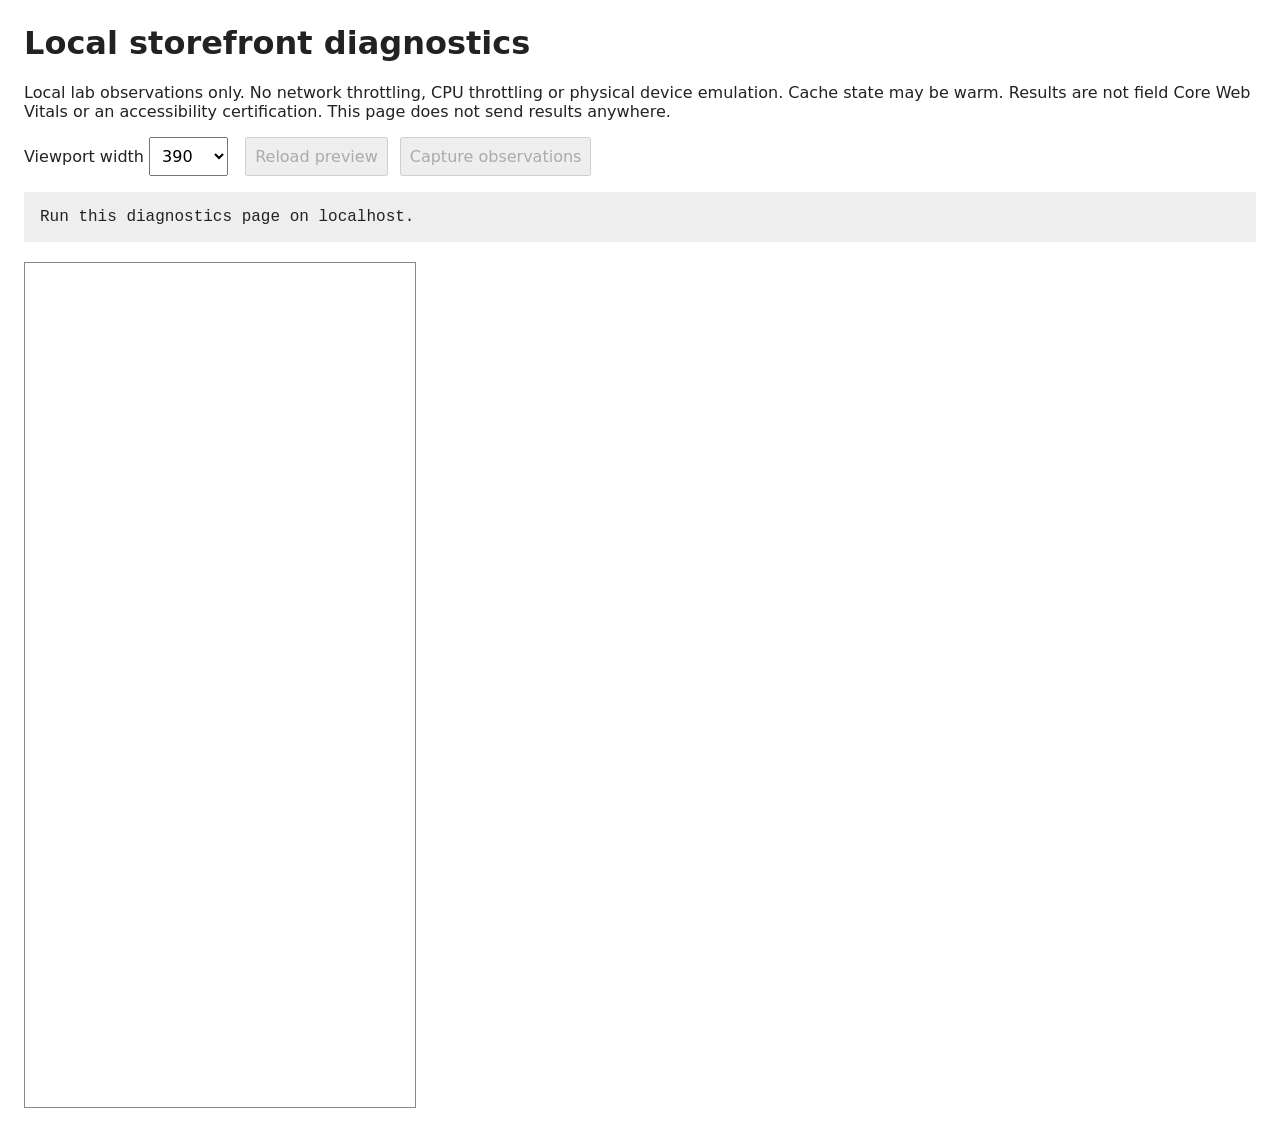
<file: tests/preview-diagnostics.html>
<!doctype html>
<html lang="en">
<meta charset="utf-8">
<meta name="viewport" content="width=device-width,initial-scale=1">
<meta name="robots" content="noindex,nofollow">
<title>Local storefront diagnostics</title>
<style>body{font:16px system-ui;margin:24px;color:#222}label,button{margin-right:12px}button,select{font:inherit;padding:8px}pre{white-space:pre-wrap;overflow-wrap:anywhere;background:#eee;padding:16px}iframe{display:block;height:844px;border:1px solid #888;margin-top:20px;max-width:100%}</style>
<h1>Local storefront diagnostics</h1>
<p>Local lab observations only. No network throttling, CPU throttling or physical device emulation. Cache state may be warm. Results are not field Core Web Vitals or an accessibility certification. This page does not send results anywhere.</p>
<label>Viewport width <select id="width"><option>320</option><option selected>390</option><option>768</option><option>1024</option></select></label>
<button id="load">Reload preview</button><button id="capture">Capture observations</button>
<pre id="report" aria-live="polite">Loading preview…</pre>
<iframe id="preview" title="Storefront under test" width="390"></iframe>
<script src="preview-diagnostics.js"></script>
</html>
</file>
<file: assets/storefront.css>
:root{--stone:#74675e}
.storefront-loading footer{display:none}
body{font-weight:400}
.btn{font-size:12px;letter-spacing:.1em;text-decoration:none}
.nav-link,.footer-link{font-size:13px}
.section-label,.product-cat{font-size:12px;letter-spacing:.12em}
.hero{height:78vh;max-height:850px;min-height:620px}
.hero-title{font-size:clamp(44px,5.2vw,72px);margin-bottom:20px}
.hero-content{max-width:760px}
.hero-description{font-size:16px;line-height:1.7;color:var(--ivory);margin-bottom:28px;max-width:430px}
.collection-intro{font-size:16px;line-height:1.7;color:var(--stone);margin-top:14px}
.product-grid{grid-template-columns:repeat(3,minmax(0,1fr));max-width:1200px;margin-left:auto;margin-right:auto;gap:32px}
#page-home>.section{max-width:1240px;margin:76px auto!important}
.product-name{font-size:25px;line-height:1.3;margin-top:10px}
.product-price-main{font-size:16px;font-weight:400;margin-top:10px}
.product-overlay{font-size:12px;letter-spacing:.08em}
.promise-strip{padding:36px 24px}
.promise-icon{display:none}
.promise-title{font-size:12px;letter-spacing:.08em}
.promise-text{font-size:14px}
.editorial-text{font-size:16px;line-height:1.8}
.product-detail-grid{grid-template-columns:minmax(0,1.1fr) minmax(0,1fr);grid-template-rows:min-content 1fr;column-gap:64px;row-gap:24px;align-items:start}
.product-heading{grid-column:2;grid-row:1}
.product-gallery{grid-column:1;grid-row:1 / span 2;min-width:0}
.product-choice{grid-column:2;grid-row:2;min-width:0}
.product-heading-price{display:flex;align-items:center;gap:12px;flex-wrap:wrap}
.currency-label{font-size:12px;color:var(--stone)}
#detail-desc{font-size:16px!important;line-height:1.8!important}
.product-choice .add-to-cart-btn{font-size:14px;letter-spacing:.08em}
.gallery-controls{justify-content:center;gap:24px}
.gallery-controls button{background:transparent;border-color:transparent}
.gallery-thumbs{justify-content:center}
@media(max-width:900px){
  .product-grid{grid-template-columns:repeat(2,minmax(0,1fr))}
  .product-detail-grid{grid-template-columns:minmax(0,1fr);grid-template-rows:auto auto auto;gap:24px}
  .product-heading,.product-gallery,.product-choice{grid-column:1;grid-row:auto}
  .product-heading{grid-row:1}
  .product-gallery{grid-row:2}
  .product-choice{grid-row:3}
  .gallery-main{height:42vh;min-height:280px;max-height:400px;aspect-ratio:auto}
  #detail-name{font-size:34px!important;line-height:1.15!important;margin-bottom:12px!important}
}
@media(max-width:640px){
  .hero{height:auto;min-height:600px;max-height:none}
  .hero-content{padding:0 24px 44px}
  .hero-title{font-size:42px;line-height:1.1}
  .hero-description{font-size:15px;max-width:300px}
  .hero-btns{align-items:flex-start}
  .hero-btns .btn{width:auto;padding:16px 24px}
  .product-grid{gap:24px 16px}
  .product-name{font-size:21px}
  .product-price-main{font-size:15px}
  #page-home>.section{margin:48px auto!important}
  .section-title{font-size:36px}
  .collection-intro{font-size:15px}
  .promise-grid{grid-template-columns:1fr 1fr;gap:24px}
  .promise-text{font-size:13px}
  #detail-name{font-size:30px!important}
}
.checkout-help{font-size:13px;line-height:1.7;color:var(--stone);margin:12px 0 20px}
.cost-row{display:flex;justify-content:space-between;gap:12px;flex-wrap:wrap;font-size:13px;margin-bottom:12px}
.checkout-help a{color:var(--charcoal);text-underline-offset:3px}
.checkout-section{min-width:0;border:1px solid var(--sand);padding:20px;margin:24px 0}
.checkout-section legend{font-size:20px;padding:0 8px}
.checkout-section p{font-size:14px;line-height:1.7}
.checkbox-line{display:flex;align-items:center;gap:12px;min-height:44px;font-size:14px;cursor:pointer}
.checkbox-line input{width:20px;height:20px;accent-color:var(--charcoal)}
#billing-summary-text{font-size:13px;line-height:1.7;overflow-wrap:anywhere}
#coll-heading{overflow-wrap:anywhere}
#page-about .section-label{color:var(--stone)}
.designer-story-card{margin:40px 0;padding:32px;border:1px solid var(--sand);background:var(--ivory)}
.designer-story-card h2{margin-top:12px}
.designer-story-card .btn{white-space:normal}
.story-actions{display:flex;gap:16px;flex-wrap:wrap;margin-top:24px}
.story-actions .btn{margin-top:0}
#page-about-manju .back-link{display:inline-flex;align-items:center;margin-bottom:32px}
.manju-story-body blockquote{font-family:'Cormorant Garamond',serif;font-size:clamp(24px,3vw,30px);font-style:italic;line-height:1.5;border-left:2px solid #C9A96E;padding-left:24px;margin:36px 0 48px}
.manju-story-body blockquote span{display:block;font-family:'Jost',sans-serif;font-size:12px;font-style:normal;letter-spacing:.12em;color:var(--stone);margin-top:16px}
.manju-story-part{margin:40px 0}
.manju-story-part>p:first-child{font-size:12px;letter-spacing:.12em;text-transform:uppercase}
.manju-story-part:last-child{background:var(--ivory);border:1px solid var(--sand);padding:24px}
.manju-story-part:last-child>p:first-child{font-family:'Cormorant Garamond',serif;font-size:28px;letter-spacing:0;text-transform:none}
.manju-story-part:last-child>div{display:flex;flex-wrap:wrap;gap:16px}
.manju-story-part .btn{white-space:normal}
@media(max-width:640px){.designer-story-card{padding:24px}.story-actions .btn{width:100%;white-space:normal;text-align:center}}
.hamburger{min-width:44px;min-height:44px}
.mobile-menu{z-index:220;overflow-y:auto}
@media(max-height:500px){.mobile-menu{justify-content:flex-start;padding:76px 24px 24px;gap:16px}}
@media(max-width:768px){.brand-logo{width:clamp(126px,calc(100vw - 194px),210px)}}
.swatch{width:44px;height:44px}
.back-link,.mobile-nav-link{min-height:44px}
.product-choice button[onclick="showPage('size-guide')"]{font-size:13px!important;min-height:44px;padding:0 8px}
.size-coming small{font-size:11px}
html{scroll-padding-top:90px}
input,select,textarea{font-size:16px!important}
.search-close,.mobile-menu-close,.cart-btn,.nav-icon-btn{min-width:44px;min-height:44px}
.hero-label{color:#fff}
.hero-overlay{background:linear-gradient(to top,rgba(28,23,20,.9),rgba(28,23,20,.52) 55%,rgba(28,23,20,.08))}
h1[tabindex="-1"]:focus,main[tabindex="-1"]:focus{outline:none}
.mobile-nav-link{color:var(--charcoal);text-decoration:none}
footer :focus-visible{outline-color:var(--ivory)!important}
a.product-card{display:block;color:inherit;text-decoration:none}
a.nav-link,a.footer-link{text-decoration:none}
:where(a,button,input,select,textarea):focus-visible{outline:2px solid var(--rose)!important;outline-offset:4px}
.skip-link{position:fixed;top:-100px;left:16px;z-index:10000;padding:14px 20px;background:var(--charcoal);color:white}
.skip-link:focus{top:12px}
.launch-notice{padding:20px;background:var(--ivory);border-left:3px solid var(--rose);margin-bottom:28px;font-size:14px;line-height:1.7}
.launch-notice strong{display:block;color:var(--charcoal)}
.support-address{margin-top:24px;overflow-wrap:anywhere}
.gallery-thumb{padding:0;background:transparent;overflow:hidden}
.gallery-thumb img{width:100%;height:100%;object-fit:cover;display:block}
.product-img-wrap img,.editorial img,.gallery-main img,.gallery-thumb img,.cart-item-img{object-fit:contain;object-position:center;background:var(--ivory)}
.product-card:hover .product-img-wrap img{transform:none}
/* A single photographic banner, with a complete portrait on small screens. */
.hero{display:flex;align-items:flex-end;height:clamp(520px,52vw,740px);min-height:0;max-height:none;background:var(--ivory)}
.hero img{position:absolute;inset:0;width:100%;height:100%;object-fit:cover;object-position:center top}
.hero-overlay{display:block;background:linear-gradient(90deg,rgba(28,23,20,.88) 0%,rgba(28,23,20,.72) 24%,rgba(28,23,20,.12) 49%,transparent 65%)}
.hero-content{padding:64px clamp(32px,5vw,80px);max-width:46%;}
.hero-title{font-size:clamp(40px,4.4vw,64px);line-height:1.08}
.hero-description{max-width:350px;font-size:15px}
@media(max-width:760px){
  .hero{display:flex;flex-direction:column;align-items:stretch;height:auto}
  .hero img{position:static;width:100%;height:auto;aspect-ratio:2/3;object-fit:contain;object-position:center}
  .hero-overlay{display:none}
  .hero-content{padding:36px 24px 40px;max-width:none;text-align:center}
  .hero-label{color:var(--charcoal)}
  .hero-title{color:var(--charcoal);font-size:clamp(36px,7vw,48px)}
  .hero-description{color:var(--charcoal);max-width:380px;margin:0 auto 24px}
  .hero-btns{justify-content:center}
  .hero-btns .btn{background:var(--charcoal);color:var(--ivory);border-color:var(--charcoal)}
}
.product-help{display:flex;flex-wrap:wrap;gap:12px 22px;margin-top:16px}
.product-help a{color:var(--charcoal);text-underline-offset:4px;min-height:32px}
.product-help a{display:inline-flex;align-items:center;min-height:44px}
.sort-select,.coupon-apply,.coupon-remove,#clear-search,#co-step2 button[onclick="backToInfo()"]{min-height:44px;min-width:44px}
.controls-row{flex-wrap:wrap;gap:12px}
.content-page h1,.content-page h2,.zoom-toolbar h2{overflow-wrap:anywhere}
.zoom-canvas{position:relative}
.media-fallback{position:absolute;inset:0;display:flex;align-items:center;justify-content:center;padding:28px;text-align:center;background:var(--ivory);color:var(--charcoal);font-size:14px;line-height:1.6;pointer-events:none}
.media-failed img{visibility:hidden}
.content-page>.back-link{display:inline-flex;align-items:center;min-height:44px;margin:24px 0}
@media(max-width:640px){
  .content-page p,.content-page li{font-size:16px}
  .zoom-toolbar{gap:8px}
  .zoom-toolbar h2{flex-basis:100%;font-size:22px}
  .controls-row .sort-select{max-width:100%}
}
.shipping-note p{margin-top:8px;line-height:1.7}
.content-page .btn{margin-top:24px}
.footer-link{min-height:44px;line-height:1.6;display:flex;align-items:center}
.qty-btn,.remove-btn{min-width:44px;min-height:44px}
.product-card:focus-visible .product-overlay{transform:translateY(0)}
footer{margin-top:40px}
footer{--stone:#b9aba0}
.gallery-main{display:block;width:100%;padding:0;border:0;cursor:zoom-in}
.zoom-hint{position:absolute;right:12px;bottom:12px;background:var(--charcoal);color:white;padding:10px 14px;font:13px 'Jost',sans-serif}
.gallery-controls{display:flex;align-items:center;justify-content:space-between;margin:12px 0;font-size:14px}
.gallery-controls button,.zoom-toolbar button{min-width:44px;min-height:44px;padding:10px 14px;border:1px solid var(--sand);background:var(--warm);color:var(--charcoal);cursor:pointer}
.fit-note{padding:16px;border-left:2px solid var(--rose);background:var(--ivory)}
#image-zoom{width:min(1100px,96vw);max-width:96vw;max-height:94vh;padding:16px;border:0;background:var(--warm);color:var(--charcoal);margin:auto}
#image-zoom::backdrop{background:rgba(0,0,0,.75)}
.zoom-toolbar{display:flex;align-items:center;justify-content:space-between;gap:12px;flex-wrap:wrap}
.zoom-toolbar h2{font-size:24px;font-weight:400;flex:1}
.zoom-canvas{height:65vh;overflow:auto;margin:16px 0;text-align:center}
.zoom-canvas img{height:100%;max-width:100%;object-fit:contain}
.zoom-canvas img.magnified{height:130vh;max-width:none}
[hidden]{display:none!important}
.preview-banner{background:var(--charcoal);color:var(--ivory);text-align:center;padding:10px 20px;font-size:12px;letter-spacing:.04em;line-height:1.5}
.preview-banner a{color:inherit;text-underline-offset:3px}
@media(max-width:1100px){.nav-right>.nav-link:not(.nav-icon-btn){display:none}}
@media(max-width:640px){
  .checkout-layout{display:flex!important;flex-direction:column!important}
  #co-step1,#co-step2{order:0!important}
  .checkout-layout .order-summary-box{order:1!important}
  .product-detail-grid{gap:28px}
  .shipping-note{padding:20px}
  .newsletter-input{min-width:0}
}
@media(prefers-reduced-motion:reduce){
  *,*::before,*::after{animation:none!important;transition:none!important;scroll-behavior:auto!important}
}

/* Boutique refinement: restrained type, consistent controls and deliberate spacing. */
.nav-link{letter-spacing:.1em}
.btn{font-size:13px;letter-spacing:.06em;text-transform:none;transition:background-color .2s,color .2s,border-color .2s}
.section-label,.product-cat,.promise-title{letter-spacing:.08em}
.section-header{margin-bottom:32px}
#page-home>.section{margin:64px auto!important}
#page-collections>.section{padding-top:44px!important;padding-bottom:64px!important}
.product-name{font-size:24px;line-height:1.25}
.product-price{font-size:15px;margin-top:10px}
.preview-banner{display:flex;justify-content:center;align-items:center;flex-wrap:wrap;gap:4px 18px;background:var(--ivory);color:var(--charcoal);border-bottom:1px solid var(--sand);padding:7px 20px;font-size:12px;letter-spacing:0;line-height:1.5}
.preview-banner a{display:inline-flex;align-items:center;min-height:28px;text-underline-offset:3px}
.product-breadcrumb{max-width:1240px;margin:0 auto;padding:18px 32px 0}
.product-breadcrumb .back-link{font-size:12px;letter-spacing:.04em;text-transform:none}
.product-detail-grid{max-width:1240px;padding:20px 32px 64px;column-gap:56px;row-gap:20px}
#detail-name{font-size:40px!important;line-height:1.12!important;margin-bottom:16px!important}
#detail-price{font-size:24px!important}
.product-choice>.divider{margin:0 0 20px!important}
.product-option{margin-bottom:20px}
.product-option-label{font-size:13px;letter-spacing:.02em;line-height:1.6;margin-bottom:10px;color:var(--charcoal)}
.product-option-label span{color:var(--stone);margin-left:10px}
.product-size-heading{display:flex;justify-content:space-between;align-items:center;gap:16px;margin-bottom:8px}
.product-size-heading .product-option-label{margin-bottom:0}
.size-grid{gap:10px}
.size-btn{border-color:var(--stone);font-size:13px}
.size-btn.sel{border-color:var(--charcoal)}
.gallery-main{height:clamp(420px,62vh,620px);aspect-ratio:auto;margin-bottom:0}
.gallery-controls{justify-content:center;gap:20px;margin:10px 0 14px;font-size:12px;color:var(--stone)}
.gallery-controls button{border:1px solid var(--sand);background:transparent;transition:background-color .2s,border-color .2s}
.gallery-thumbs{gap:8px;justify-content:center}
.gallery-thumb{width:52px;height:72px;padding:3px;border:1px solid var(--sand);background:var(--ivory)}
.gallery-thumb.active{border-color:var(--charcoal);box-shadow:inset 0 0 0 1px var(--charcoal)}
.zoom-hint{font-size:12px;padding:9px 12px;letter-spacing:.02em}
.product-choice .add-to-cart-btn{min-height:52px;margin:8px 0 24px;padding:16px;font-size:14px;letter-spacing:.04em;text-transform:none;transition:background-color .2s}
.product-description{padding-top:20px;border-top:1px solid var(--sand)}
.product-description h2{font-family:'Cormorant Garamond',serif;font-size:23px;font-weight:500;margin-bottom:10px}
#detail-desc{margin:0;line-height:1.75!important}
.product-choice .shipping-note{margin-top:24px;padding:20px 0 0;background:transparent;border:0;border-top:1px solid var(--sand)}
.product-help{gap:4px 20px;margin-top:10px}
.content-page{padding-top:56px;padding-bottom:80px}
@media(hover:hover){.gallery-thumb:hover,.gallery-controls button:hover,.size-btn:not(.sel):hover{border-color:var(--charcoal);background:var(--ivory)}}
@media(max-width:900px){
  .product-detail-grid{padding:16px 24px 48px;gap:20px}
  .product-breadcrumb{padding:16px 24px 0}
  .gallery-main{height:42vh;min-height:280px;max-height:400px}
  #detail-name{font-size:34px!important}
}
@media(max-width:640px){
  #page-home>.section{margin:44px auto!important}
  #page-collections>.section{padding-top:28px!important;padding-bottom:48px!important}
  .section-header{margin-bottom:24px}
  .product-name{font-size:21px}
  .product-breadcrumb{padding:12px 16px 0}
  .product-detail-grid{padding:12px 16px 40px;gap:18px}
  #detail-name{font-size:30px!important}
  .preview-banner{padding:7px 16px;gap:0 12px}
  .preview-banner a{min-height:32px}
  .content-page{padding-top:36px;padding-bottom:56px}
  .gallery-thumb{width:48px;height:66px}
  .gallery-thumbs{flex-wrap:nowrap;justify-content:flex-start;overflow-x:auto;padding:8px;scrollbar-width:thin}
  .gallery-thumb{flex:0 0 48px}
}
</file>
